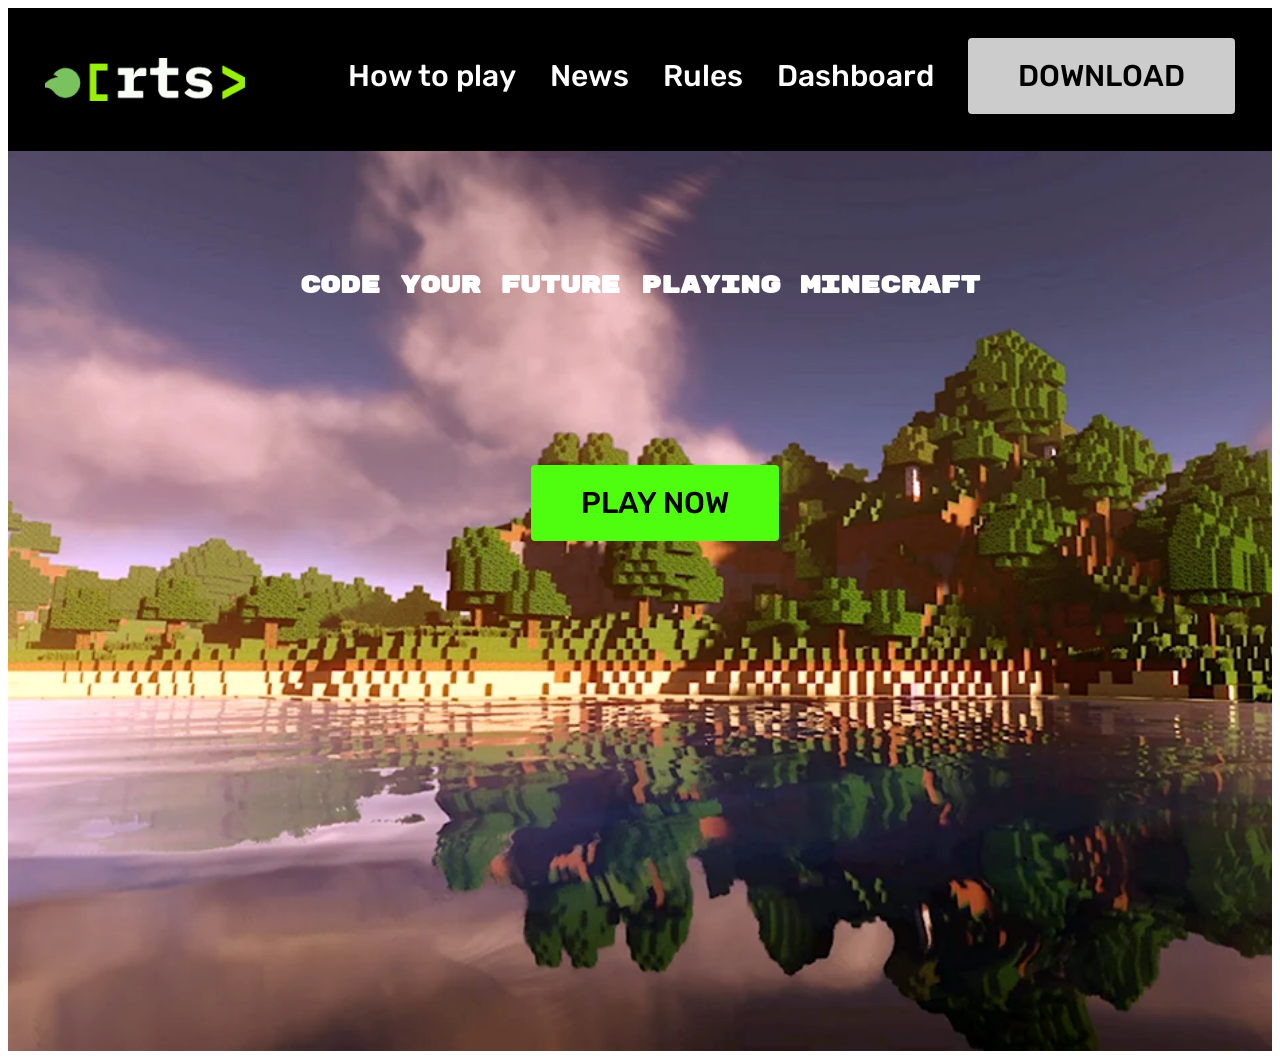
<file: mminecraft/index.html>
<!DOCTYPE html>
<html lang="en">
<head>
    <meta charset="UTF-8">
    <meta name="viewport" content="width=device-width, initial-scale=1.0">
    <title>Minecraft</title>
    <link rel="stylesheet" href="img.css">
    <link rel="preconnect" href="https://fonts.googleapis.com">
    <link rel="preconnect" href="https://fonts.gstatic.com" crossorigin>
    <link href="https://fonts.googleapis.com/css2?family=Rubik:ital,wght@0,300..900;1,300..900&display=swap" rel="stylesheet">
    <link rel="preconnect" href="https://fonts.googleapis.com">
    <link rel="preconnect" href="https://fonts.gstatic.com" crossorigin>
    <link href="https://fonts.googleapis.com/css2?family=Rubik+Mono+One&display=swap" rel="stylesheet">

</head>
<body>
    <header class="header"> 
        <div class="wrapper">
            <div class="header__wrapper">
                <img src="rts.png" alt="header logo" class="header__logo">
                <div class="header-menu"> 
                    <a href="" class="header-menu__link">How to play</a>
                    <a href="" class="header-menu__link">News</a>
                    <a href="" class="header-menu__link">Rules</a>
                    <a href="" class="header-menu__link">Dashboard</a>
                    <a href="" class="header-menu__button">DOWNLOAD</a>
                </div>
            </div>
        </div>
    </header>
    <section class="box1"> 
        <h1 class="section__h1">CODE YOUR FUTURE PLAYING MINECRAFT</h1>
        <a href="" class="section-a__button">PLAY NOW</a>
    </section>
</body>
</html>
</file>
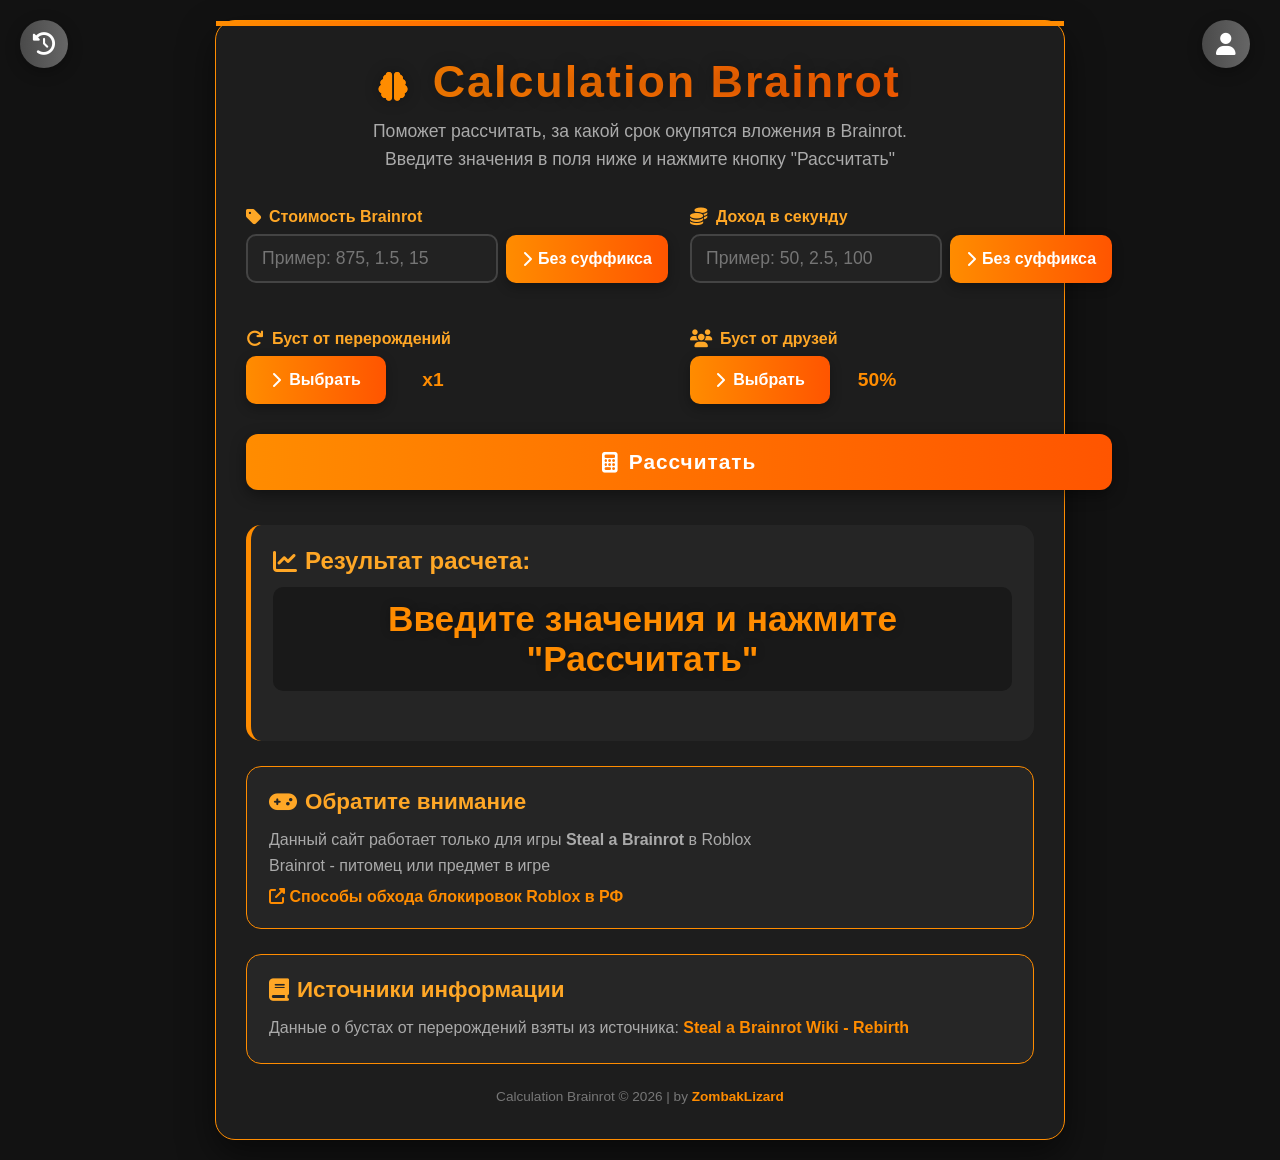
<file: mminecraft/testtoday.html>
<!DOCTYPE html>
<html lang="ru">
<head>
    <meta charset="UTF-8">
    <meta name="viewport" content="width=device-width, initial-scale=1.0">
    <title>Calculation Brainrot</title>
    <link rel="stylesheet" href="https://cdnjs.cloudflare.com/ajax/libs/font-awesome/6.4.0/css/all.min.css">
    <link rel="icon" href="favicon.ico" />
    <link rel="icon" type="image/png" sizes="32x32" href="favicon-32x32.png">
<link rel="icon" type="image/png" sizes="16x16" href="favicon-16x16.png">
<link rel="shortcut icon" href="favicon.ico">
    <style>
        :root {
            --primary-color: #ff8c00;
            --secondary-color: #ff5500;
            --accent-color: #ffa726;
            --dark-bg: #121212;
            --container-bg: rgba(30, 30, 30, 0.9);
            --input-bg: #222;
            --text-color: #fff;
            --light-text: #aaa;
            --error-color: #ff5555;
            --success-color: #55ff55;
            --button-text-color: #fff;
            --hint-text-color: #fff;
            --time-unit-bg: rgba(255, 140, 0, 0.1);
            --time-unit-border: rgba(255, 140, 0, 0.3);
            --male-color: #42AAFF;
            --female-color: #FF1493;
            --copy-btn-color: #C0C0C0;
            --clear-progress-color: #560319;
        }
        
        * {
            margin: 0;
            padding: 0;
            box-sizing: border-box;
            font-family: 'Segoe UI', Tahoma, Geneva, Verdana, sans-serif;
            transition: background-color 0.5s ease, border-color 0.5s ease, color 0.5s ease;
        }
        
        body {
            background-color: var(--dark-bg);
            color: var(--text-color);
            min-height: 100vh;
            display: flex;
            flex-direction: column;
            align-items: center;
            padding: 20px;
            position: relative;
            overflow-x: hidden;
            scrollbar-width: none;
            -ms-overflow-style: none;
        }
        
        body::-webkit-scrollbar {
            display: none;
        }
        
        .container {
            max-width: 850px;
            width: 100%;
            background-color: var(--container-bg);
            border-radius: 20px;
            padding: 35px 30px;
            box-shadow: 0 15px 35px rgba(0, 0, 0, 0.5);
            border: 1px solid var(--primary-color);
            position: relative;
            overflow: visible;
            margin: 0 auto;
        }
        
        .container::before {
            content: '';
            position: absolute;
            top: 0;
            left: 0;
            right: 0;
            height: 5px;
            background: linear-gradient(90deg, var(--primary-color), var(--secondary-color), var(--primary-color));
        }
        
        .history-btn {
            position: fixed;
            top: 20px;
            left: 20px;
            width: 48px;
            height: 48px;
            background: linear-gradient(to right, #4a4a4a, #666666);
            border-radius: 50%;
            display: flex;
            align-items: center;
            justify-content: center;
            cursor: pointer;
            z-index: 1000;
            box-shadow: 0 4px 15px rgba(0, 0, 0, 0.3);
            transition: transform 0.3s ease, background 0.3s ease;
            color: white;
        }
        
        .history-btn:hover {
            transform: scale(1.1);
            background: linear-gradient(to right, #5a5a5a, #767676);
        }
        
        .history-btn i {
            font-size: 1.4rem;
        }
        
        .profile-btn {
            position: fixed;
            top: 20px;
            right: 30px;
            width: 48px;
            height: 48px;
            background: linear-gradient(to right, #4a4a4a, #666666);
            border-radius: 50%;
            display: flex;
            align-items: center;
            justify-content: center;
            cursor: pointer;
            z-index: 1000;
            box-shadow: 0 4px 15px rgba(0, 0, 0, 0.3);
            transition: transform 0.3s ease, background 0.3s ease;
            color: white;
        }
        
        .profile-btn:hover {
            transform: scale(1.1);
            background: linear-gradient(to right, #5a5a5a, #767676);
        }
        
        .profile-btn i {
            font-size: 1.4rem;
        }
        
        .profile-panel {
            position: fixed;
            top: 80px;
            right: 30px;
            width: 320px;
            max-height: 70vh;
            background-color: rgba(40, 40, 40, 0.95);
            border-radius: 15px;
            padding: 20px;
            z-index: 998;
            box-shadow: 0 10px 30px rgba(0, 0, 0, 0.5);
            border: 2px solid var(--primary-color);
            opacity: 0;
            visibility: hidden;
            transform: translateY(-10px);
            transition: opacity 0.3s ease, visibility 0.3s ease, transform 0.3s ease;
            overflow-y: auto;
        }
        
        .profile-panel.active {
            opacity: 1;
            visibility: visible;
            transform: translateY(0);
        }
        
        .profile-header {
            font-size: 1.3rem;
            font-weight: bold;
            color: var(--accent-color);
            margin-bottom: 15px;
            text-align: center;
            display: flex;
            align-items: center;
            justify-content: center;
            gap: 10px;
        }
        
        .profile-form {
            display: flex;
            flex-direction: column;
            gap: 15px;
        }
        
        .profile-input-group {
            display: flex;
            flex-direction: column;
            gap: 8px;
        }
        
        .profile-input-group label {
            font-size: 0.95rem;
            color: var(--light-text);
        }
        
        .username-input {
            padding: 12px 14px;
            border-radius: 10px;
            border: 2px solid #444;
            background-color: var(--input-bg);
            color: var(--text-color);
            font-size: 1rem;
            transition: all 0.3s ease;
        }
        
        .username-input:focus {
            outline: none;
            border-color: var(--primary-color);
            box-shadow: 0 0 8px rgba(0, 0, 0, 0.5);
        }
        
        .gender-selection {
            display: flex;
            gap: 10px;
            margin-top: 5px;
        }
        
        .gender-btn {
            flex: 1;
            padding: 10px;
            border: none;
            border-radius: 8px;
            font-size: 0.95rem;
            font-weight: 600;
            cursor: pointer;
            transition: all 0.3s ease;
            display: flex;
            align-items: center;
            justify-content: center;
            gap: 8px;
            background-color: #333;
            color: var(--text-color);
        }
        
        .gender-btn.male:hover, .gender-btn.male.active {
            background-color: var(--male-color);
            color: white;
        }
        
        .gender-btn.female:hover, .gender-btn.female.active {
            background-color: var(--female-color);
            color: white;
        }
        
        .language-selection {
            display: flex;
            flex-direction: column;
            gap: 8px;
            margin-top: 5px;
        }
        
        .language-btn {
            padding: 10px;
            border: none;
            border-radius: 8px;
            font-size: 0.95rem;
            font-weight: 600;
            cursor: pointer;
            transition: all 0.3s ease;
            display: flex;
            align-items: center;
            justify-content: center;
            gap: 8px;
            background-color: #333;
            color: var(--text-color);
        }
        
        .language-btn:hover, .language-btn.active {
            background-color: var(--primary-color);
            color: white;
        }
        
        .username-hint {
            font-size: 0.8rem;
            color: var(--light-text);
            margin-top: 5px;
            opacity: 0.8;
        }
        
        .profile-saved {
            text-align: center;
            padding: 8px;
            background-color: rgba(85, 255, 85, 0.1);
            color: var(--success-color);
            border-radius: 6px;
            font-size: 0.9rem;
            margin-top: 10px;
            opacity: 0;
            transition: opacity 0.3s ease;
        }
        
        .profile-saved.show {
            opacity: 1;
        }
        
        .clear-progress-btn {
            margin-top: 15px;
            padding: 12px;
            background: linear-gradient(to right, var(--clear-progress-color), #8b0030);
            color: white;
            border: none;
            border-radius: 8px;
            font-size: 1rem;
            font-weight: 600;
            cursor: pointer;
            transition: all 0.3s ease;
            display: flex;
            align-items: center;
            justify-content: center;
            gap: 8px;
            width: 100%;
        }
        
        .clear-progress-btn:hover {
            transform: translateY(-2px);
            box-shadow: 0 4px 12px rgba(0, 0, 0, 0.3);
            background: linear-gradient(to right, #8b0030, var(--clear-progress-color));
        }
        
        .history-panel {
            position: fixed;
            top: 90px;
            left: 20px;
            width: 350px;
            max-height: 500px;
            background-color: rgba(40, 40, 40, 0.95);
            border-radius: 15px;
            padding: 0;
            display: flex;
            flex-direction: column;
            z-index: 998;
            box-shadow: 0 10px 30px rgba(0, 0, 0, 0.5);
            border: 2px solid var(--primary-color);
            opacity: 0;
            visibility: hidden;
            transform: translateY(-10px);
            transition: opacity 0.3s ease, visibility 0.3s ease, transform 0.3s ease;
            overflow: hidden;
        }
        
        .history-panel.active {
            opacity: 1;
            visibility: visible;
            transform: translateY(0);
        }
        
        .history-header {
            padding: 15px;
            background-color: #333;
            border-bottom: 2px solid var(--primary-color);
            font-weight: bold;
            color: var(--accent-color);
            text-align: center;
            position: sticky;
            top: 0;
            z-index: 10;
            display: flex;
            justify-content: space-between;
            align-items: center;
        }
        
        .history-title {
            font-size: 1.2rem;
        }
        
        .clear-history-btn {
            background: var(--error-color);
            color: white;
            border: none;
            border-radius: 6px;
            padding: 5px 10px;
            font-size: 0.8rem;
            cursor: pointer;
            transition: background 0.3s ease;
        }
        
        .clear-history-btn:hover {
            background: #ff3333;
        }
        
        .history-items {
            padding: 10px;
            overflow-y: auto;
            max-height: 400px;
        }
        
        .history-item {
            background-color: rgba(60, 60, 60, 0.7);
            border-radius: 10px;
            padding: 15px;
            margin-bottom: 10px;
            border-left: 4px solid var(--primary-color);
            transition: transform 0.2s ease, background-color 0.2s ease;
            cursor: pointer;
        }
        
        .history-item:hover {
            transform: translateX(5px);
            background-color: rgba(70, 70, 70, 0.9);
        }
        
        .history-item:last-child {
            margin-bottom: 0;
        }
        
        .history-item-date {
            font-size: 0.8rem;
            color: var(--light-text);
            margin-bottom: 5px;
            display: flex;
            justify-content: space-between;
        }
        
        .history-item-result {
            font-size: 1.1rem;
            font-weight: bold;
            color: var(--primary-color);
            margin-bottom: 8px;
        }
        
        .history-item-params {
            font-size: 0.85rem;
            color: var(--light-text);
            display: grid;
            grid-template-columns: 1fr 1fr;
            gap: 5px;
        }
        
        .history-empty {
            text-align: center;
            padding: 20px;
            color: var(--light-text);
            font-style: italic;
        }
        
        .history-items::-webkit-scrollbar,
        .vertical-menu::-webkit-scrollbar {
            width: 8px;
        }
        
        .history-items::-webkit-scrollbar-track,
        .vertical-menu::-webkit-scrollbar-track {
            background: #333;
            border-radius: 4px;
        }
        
        .history-items::-webkit-scrollbar-thumb,
        .vertical-menu::-webkit-scrollbar-thumb {
            background: var(--primary-color);
            border-radius: 4px;
        }
        
        .history-items::-webkit-scrollbar-thumb:hover,
        .vertical-menu::-webkit-scrollbar-thumb:hover {
            background: var(--secondary-color);
        }
        
        .header {
            text-align: center;
            margin-bottom: 35px;
            animation: fadeInDown 1s ease-out;
        }
        
        .header h1 {
            font-size: 2.8rem;
            margin-bottom: 10px;
            background: linear-gradient(to right, var(--primary-color), var(--secondary-color));
            -webkit-background-clip: text;
            background-clip: text;
            color: transparent;
            text-shadow: 0 0 15px rgba(0, 0, 0, 0.3);
            letter-spacing: 2px;
        }
        
        .header p {
            color: var(--light-text);
            font-size: 1.1rem;
            max-width: 600px;
            margin: 0 auto;
            line-height: 1.6;
        }
        
        .calculator-form {
            display: grid;
            grid-template-columns: repeat(2, 1fr);
            gap: 22px;
            margin-bottom: 35px;
            animation: fadeInUp 1s ease-out 0.3s both;
            position: relative;
            z-index: 10;
            width: 100%;
        }
        
        .input-group {
            display: flex;
            flex-direction: column;
            width: 100%;
        }
        
        .input-group label {
            margin-bottom: 8px;
            font-weight: 600;
            font-size: 1rem;
            color: var(--accent-color);
            display: flex;
            align-items: center;
            gap: 8px;
            position: relative;
        }
        
        .input-group label i {
            font-size: 1.1rem;
        }
        
        .cost-input-container, .income-input-container {
            display: flex;
            gap: 8px;
            align-items: center;
            width: 100%;
            position: relative;
        }
        
        .cost-input-container input, .income-input-container input {
            flex: 1;
            padding: 12px 14px;
            border-radius: 10px;
            border: 2px solid #444;
            background-color: var(--input-bg);
            color: var(--text-color);
            font-size: 1.1rem;
            transition: all 0.3s ease;
            min-width: 0;
        }
        
        .cost-input-container input:focus, .income-input-container input:focus {
            outline: none;
            border-color: var(--primary-color);
            box-shadow: 0 0 8px rgba(0, 0, 0, 0.5);
        }
        
        .cost-input-container input:hover, .income-input-container input:hover {
            border-color: var(--primary-color);
        }
        
        .suffix-btn {
            padding: 12px 16px;
            background: linear-gradient(to right, var(--primary-color), var(--secondary-color));
            color: var(--button-text-color);
            border: none;
            border-radius: 10px;
            font-size: 1rem;
            font-weight: 600;
            cursor: pointer;
            transition: all 0.3s ease;
            display: flex;
            align-items: center;
            gap: 6px;
            min-width: 90px;
            justify-content: center;
            box-shadow: 0 4px 12px rgba(0, 0, 0, 0.3);
            white-space: nowrap;
            height: 48px;
            position: relative;
        }
        
        .suffix-btn:hover {
            transform: translateY(-2px);
            box-shadow: 0 6px 15px rgba(0, 0, 0, 0.4);
        }
        
        .select-button {
            display: flex;
            align-items: center;
            gap: 12px;
            position: relative;
            z-index: 100;
            width: 100%;
        }
        
        .select-btn {
            padding: 12px 20px;
            background: linear-gradient(to right, var(--primary-color), var(--secondary-color));
            color: var(--button-text-color);
            border: none;
            border-radius: 10px;
            font-size: 1rem;
            font-weight: 600;
            cursor: pointer;
            transition: all 0.3s ease;
            display: flex;
            align-items: center;
            gap: 8px;
            min-width: 140px;
            justify-content: center;
            z-index: 101;
            position: relative;
            box-shadow: 0 4px 12px rgba(0, 0, 0, 0.3);
            white-space: nowrap;
            height: 48px;
        }
        
        .select-btn:hover {
            transform: translateY(-2px);
            box-shadow: 0 6px 15px rgba(0, 0, 0, 0.4);
        }
        
        .selected-value {
            font-size: 1.2rem;
            font-weight: 700;
            color: var(--primary-color);
            min-width: 70px;
            text-align: center;
        }
        
        .calculate-btn {
            grid-column: 1 / -1;
            padding: 16px;
            background: linear-gradient(to right, var(--primary-color), var(--secondary-color));
            color: var(--button-text-color);
            border: none;
            border-radius: 12px;
            font-size: 1.3rem;
            font-weight: 700;
            cursor: pointer;
            transition: all 0.3s ease;
            margin-top: 8px;
            letter-spacing: 1px;
            display: flex;
            align-items: center;
            justify-content: center;
            gap: 10px;
            box-shadow: 0 5px 15px rgba(0, 0, 0, 0.4);
            animation: pulse 2s infinite;
            position: relative;
            z-index: 5;
            width: 100%;
            height: 56px;
        }
        
        .calculate-btn:hover {
            transform: translateY(-3px);
            box-shadow: 0 8px 20px rgba(0, 0, 0, 0.6);
        }
        
        .calculate-btn:active {
            transform: translateY(-1px);
        }
        
        .copy-result-btn {
            margin-top: 15px;
            padding: 10px 16px;
            background: linear-gradient(to right, var(--primary-color), var(--secondary-color));
            color: var(--button-text-color);
            border: none;
            border-radius: 8px;
            font-size: 0.95rem;
            font-weight: 600;
            cursor: pointer;
            transition: all 0.3s ease;
            display: flex;
            align-items: center;
            justify-content: center;
            gap: 8px;
            width: 100%;
            height: 44px;
        }
        
        .copy-result-btn:hover {
            transform: translateY(-2px);
            box-shadow: 0 4px 12px rgba(0, 0, 0, 0.3);
        }
        
        .copy-result-btn.error {
            animation: shake 0.5s ease, blinkRed 1s ease;
            background: linear-gradient(to right, var(--error-color), #ff3333);
        }
        
        .copy-result-btn.success {
            background: linear-gradient(to right, #4CAF50, #45a049);
            animation: pulseSuccess 1s ease;
        }
        
        /* НОВЫЙ СТИЛЬ ДЛЯ ВЕРТИКАЛЬНЫХ МЕНЮ */
        .vertical-menu {
            position: absolute;
            top: 100%;
            left: 0;
            width: 100%;
            max-height: 250px;
            background-color: #2a2a2a;
            border-radius: 10px;
            box-shadow: 0 10px 30px rgba(0, 0, 0, 0.7);
            border: 2px solid var(--primary-color);
            overflow-y: auto;
            z-index: 1000;
            opacity: 0;
            visibility: hidden;
            transform: translateY(-10px);
            transition: all 0.3s ease;
            margin-top: 5px;
        }
        
        .vertical-menu.active {
            opacity: 1;
            visibility: visible;
            transform: translateY(0);
        }
        
        .menu-header {
            padding: 12px;
            background-color: #333;
            border-bottom: 2px solid var(--primary-color);
            font-weight: bold;
            color: var(--accent-color);
            text-align: center;
            position: sticky;
            top: 0;
            z-index: 10;
            font-size: 0.95rem;
        }
        
        .menu-items {
            padding: 8px 0;
        }
        
        .menu-item {
            padding: 10px 16px;
            color: var(--text-color);
            cursor: pointer;
            transition: all 0.2s ease;
            border-bottom: 1px solid #3a3a3a;
            display: flex;
            justify-content: space-between;
            align-items: center;
            font-size: 0.95rem;
        }
        
        .menu-item:hover {
            background-color: var(--primary-color);
            color: var(--button-text-color);
            padding-left: 20px;
        }
        
        .menu-item.selected {
            background-color: var(--secondary-color);
            color: var(--button-text-color);
            font-weight: bold;
        }
        
        .menu-item:last-child {
            border-bottom: none;
        }
        
        .suffix-info {
            font-size: 0.85rem;
            color: var(--light-text);
            margin-left: 8px;
        }
        
        .result-container {
            background-color: rgba(40, 40, 40, 0.8);
            border-radius: 15px;
            padding: 22px;
            margin-top: 20px;
            border-left: 5px solid var(--primary-color);
            animation: fadeIn 1s ease-out 0.6s both;
            position: relative;
            z-index: 1;
        }
        
        .result-container h2 {
            color: var(--accent-color);
            margin-bottom: 12px;
            font-size: 1.5rem;
            display: flex;
            align-items: center;
            gap: 8px;
        }
        
        .result-value {
            font-size: 2.2rem;
            font-weight: 800;
            text-align: center;
            color: var(--primary-color);
            text-shadow: 0 0 10px rgba(0, 0, 0, 0.3);
            padding: 12px;
            background-color: rgba(20, 20, 20, 0.7);
            border-radius: 10px;
            margin-top: 8px;
            min-height: 70px;
            display: flex;
            align-items: center;
            justify-content: center;
            transition: all 0.5s ease;
            flex-direction: column;
        }
        
        .death-warning {
            color: var(--error-color);
            font-size: 1.1rem;
            font-weight: bold;
            margin-top: 8px;
            text-align: center;
            padding: 8px;
            background-color: rgba(255, 85, 85, 0.1);
            border-radius: 8px;
            border: 1px solid var(--error-color);
            animation: pulseWarning 2s infinite;
        }
        
        .time-units {
            display: flex;
            flex-wrap: wrap;
            gap: 8px;
            justify-content: center;
            margin-top: 12px;
            padding: 8px;
            background-color: rgba(30, 30, 30, 0.7);
            border-radius: 8px;
        }
        
        .time-unit {
            background-color: var(--time-unit-bg);
            padding: 6px 12px;
            border-radius: 6px;
            border: 1px solid var(--time-unit-border);
            font-size: 0.85rem;
        }
        
        .time-unit .value {
            color: var(--primary-color);
            font-weight: bold;
        }
        
        .time-unit .label {
            color: var(--light-text);
            margin-left: 4px;
        }
        
        .game-info {
            background-color: rgba(40, 40, 40, 0.8);
            border-radius: 15px;
            padding: 22px;
            margin-top: 25px;
            border: 1px solid var(--primary-color);
            animation: fadeIn 1s ease-out 1.2s both;
            position: relative;
            z-index: 1;
        }
        
        .game-info h3 {
            color: var(--accent-color);
            margin-bottom: 12px;
            font-size: 1.4rem;
            display: flex;
            align-items: center;
            gap: 8px;
        }
        
        .game-info p {
            color: var(--light-text);
            font-size: 1rem;
            line-height: 1.6;
        }
        
        .bypass-link {
            display: inline-block;
            margin-top: 10px;
            color: var(--primary-color);
            text-decoration: none;
            transition: color 0.3s ease;
            font-weight: 600;
            cursor: pointer;
        }
        
        .bypass-link:hover {
            color: var(--secondary-color);
            text-decoration: underline;
        }
        
        .sources-info {
            background-color: rgba(40, 40, 40, 0.8);
            border-radius: 15px;
            padding: 22px;
            margin-top: 25px;
            border: 1px solid var(--primary-color);
            position: relative;
            z-index: 1;
        }
        
        .sources-info h3 {
            color: var(--accent-color);
            margin-bottom: 12px;
            font-size: 1.4rem;
            display: flex;
            align-items: center;
            gap: 8px;
        }
        
        .sources-info p {
            color: var(--light-text);
            font-size: 1rem;
            line-height: 1.6;
        }
        
        .sources-info a {
            color: var(--primary-color);
            text-decoration: none;
            transition: color 0.3s ease;
            font-weight: 600;
        }
        
        .sources-info a:hover {
            color: var(--secondary-color);
            text-decoration: underline;
        }
        
        .footer {
            margin-top: 25px;
            text-align: center;
            color: #777;
            font-size: 0.85rem;
            position: relative;
            z-index: 1;
        }
        
        .company-name {
            color: var(--primary-color);
            font-weight: bold;
            text-decoration: none;
            transition: all 0.3s ease;
        }
        
        .company-name:hover {
            color: var(--secondary-color);
            text-decoration: underline;
        }
        
        .brainrot-icon {
            font-size: 1.8rem;
            color: var(--primary-color);
            animation: spin 10s linear infinite;
            margin-right: 8px;
        }
        
        .error-message {
            color: var(--error-color);
            margin-top: 5px;
            font-size: 0.85rem;
            min-height: 20px;
        }
        
        .copy-error {
            color: var(--error-color);
            font-size: 0.9rem;
            text-align: center;
            margin-top: 8px;
            min-height: 20px;
        }
        
        /* НОВЫЙ СТИЛЬ ДЛЯ МОБИЛЬНЫХ МЕНЮ */
        .mobile-menu-overlay {
            display: none;
            position: fixed;
            top: 0;
            left: 0;
            right: 0;
            bottom: 0;
            background-color: rgba(0, 0, 0, 0.7);
            z-index: 9998;
            opacity: 0;
            visibility: hidden;
            transition: opacity 0.3s ease, visibility 0.3s ease;
        }
        
        .mobile-menu-overlay.active {
            opacity: 1;
            visibility: visible;
        }
        
        .mobile-menu {
            position: fixed;
            top: 50%;
            left: 50%;
            transform: translate(-50%, -50%) scale(0.9);
            width: 90%;
            max-width: 400px;
            max-height: 70vh;
            background-color: #2a2a2a;
            border-radius: 15px;
            box-shadow: 0 20px 40px rgba(0, 0, 0, 0.8);
            border: 3px solid var(--primary-color);
            overflow: hidden;
            z-index: 9999;
            opacity: 0;
            visibility: hidden;
            transition: all 0.3s ease;
        }
        
        .mobile-menu.active {
            opacity: 1;
            visibility: visible;
            transform: translate(-50%, -50%) scale(1);
        }
        
        .mobile-menu-header {
            padding: 15px;
            background-color: #333;
            border-bottom: 3px solid var(--primary-color);
            font-weight: bold;
            color: var(--accent-color);
            text-align: center;
            font-size: 1.1rem;
            display: flex;
            align-items: center;
            justify-content: center;
            gap: 10px;
        }
        
        .mobile-menu-header i {
            font-size: 1.2rem;
        }
        
        .mobile-menu-items {
            padding: 10px;
            overflow-y: auto;
            max-height: calc(70vh - 60px);
        }
        
        .mobile-menu-item {
            padding: 12px 16px;
            color: var(--text-color);
            cursor: pointer;
            transition: all 0.2s ease;
            border-bottom: 1px solid #3a3a3a;
            display: flex;
            justify-content: space-between;
            align-items: center;
            font-size: 1rem;
            border-radius: 8px;
            margin-bottom: 5px;
        }
        
        .mobile-menu-item:hover, .mobile-menu-item:active {
            background-color: var(--primary-color);
            color: var(--button-text-color);
            transform: translateX(5px);
        }
        
        .mobile-menu-item.selected {
            background-color: var(--secondary-color);
            color: var(--button-text-color);
            font-weight: bold;
        }
        
        .mobile-menu-item:last-child {
            border-bottom: none;
            margin-bottom: 0;
        }
        
        @keyframes fadeInDown {
            from { opacity: 0; transform: translateY(-30px); }
            to { opacity: 1; transform: translateY(0); }
        }
        
        @keyframes fadeInUp {
            from { opacity: 0; transform: translateY(30px); }
            to { opacity: 1; transform: translateY(0); }
        }
        
        @keyframes fadeIn {
            from { opacity: 0; }
            to { opacity: 1; }
        }
        
        @keyframes pulse {
            0% { box-shadow: 0 5px 15px rgba(0, 0, 0, 0.4); }
            50% { box-shadow: 0 5px 20px rgba(0, 0, 0, 0.7); }
            100% { box-shadow: 0 5px 15px rgba(0, 0, 0, 0.4); }
        }
        
        @keyframes pulseWarning {
            0% { box-shadow: 0 0 0 0 rgba(255, 85, 85, 0.4); }
            70% { box-shadow: 0 0 0 10px rgba(255, 85, 85, 0); }
            100% { box-shadow: 0 0 0 0 rgba(255, 85, 85, 0); }
        }
        
        @keyframes pulseSuccess {
            0% { box-shadow: 0 0 0 0 rgba(76, 175, 80, 0.4); }
            70% { box-shadow: 0 0 0 10px rgba(76, 175, 80, 0); }
            100% { box-shadow: 0 0 0 0 rgba(76, 175, 80, 0); }
        }
        
        @keyframes spin {
            from { transform: rotate(0deg); }
            to { transform: rotate(360deg); }
        }
        
        @keyframes shake {
            0%, 100% { transform: translateX(0); }
            10%, 30%, 50%, 70%, 90% { transform: translateX(-5px); }
            20%, 40%, 60%, 80% { transform: translateX(5px); }
        }
        
        @keyframes blinkRed {
            0%, 100% { background: linear-gradient(to right, var(--error-color), #ff3333); }
            50% { background: linear-gradient(to right, #ff3333, var(--error-color)); }
        }
        
        /* ИСПРАВЛЕНИЯ ДЛЯ IPAD */
        @media (max-width: 1024px) {
            .container { 
                padding: 30px 25px; 
                max-width: 95%;
                margin-top: 10px;
            }
            .calculator-form { 
                grid-template-columns: 1fr; 
                gap: 20px; 
            }
            .calculate-btn { 
                grid-column: span 1; 
                width: 100%; 
                margin-top: 10px;
            }
            .header h1 { 
                font-size: 2.4rem; 
                margin-bottom: 15px;
            }
            .header p {
                font-size: 1.05rem;
                line-height: 1.5;
            }
            .select-button { 
                flex-direction: row; 
                align-items: center; 
                gap: 15px; 
                justify-content: space-between;
            }
            .selected-value { 
                margin-left: 0; 
                margin-top: 0;
                font-size: 1.3rem;
                min-width: 80px;
            }
            .vertical-menu { 
                display: none; 
            }
            .mobile-menu { 
                display: block; 
            }
            .time-units { 
                flex-direction: row; 
                align-items: center;
                justify-content: center;
                flex-wrap: wrap;
            }
            .result-value { 
                font-size: 2rem; 
                padding: 15px;
                min-height: 75px;
            }
            .history-panel { 
                width: 340px; 
                max-height: 480px; 
                top: 85px; 
                left: 15px;
            }
            .profile-panel { 
                width: 320px; 
                right: 20px; 
                top: 85px;
            }
            .cost-input-container, .income-input-container {
                flex-direction: row;
                gap: 10px;
            }
            .suffix-btn, .select-btn {
                min-width: 100px;
                padding: 12px 15px;
                font-size: 1rem;
                height: 50px;
            }
            .suffix-btn span, .select-btn span {
                font-size: 0.95rem;
            }
            .calculate-btn {
                height: 58px;
                font-size: 1.2rem;
                padding: 15px;
            }
            .copy-result-btn {
                height: 46px;
                font-size: 1rem;
            }
            .input-group label {
                font-size: 1.05rem;
            }
            .cost-input-container input, .income-input-container input {
                font-size: 1.1rem;
                padding: 13px 15px;
            }
        }
        
        /* ОСОБЫЕ ИСПРАВЛЕНИЯ ДЛЯ IPAD MINI 6 И ДРУГИХ ПЛАНШЕТОВ */
        @media (max-width: 820px) and (min-width: 768px) {
            .container {
                max-width: 92%;
                padding: 28px 22px;
                margin-top: 5px;
            }
            .calculator-form {
                gap: 18px;
            }
            .cost-input-container, .income-input-container {
                gap: 8px;
            }
            .suffix-btn, .select-btn {
                min-width: 95px;
                padding: 11px 14px;
                font-size: 0.95rem;
                height: 48px;
            }
            .selected-value {
                font-size: 1.25rem;
                min-width: 75px;
            }
            .calculate-btn {
                height: 56px;
                font-size: 1.15rem;
            }
            .result-value {
                font-size: 1.9rem;
            }
            .history-btn, .profile-btn {
                width: 46px;
                height: 46px;
                top: 15px;
            }
            .history-btn {
                left: 15px;
            }
            .profile-btn {
                right: 15px;
            }
        }
        
        @media (max-width: 768px) {
            body { 
                padding: 15px; 
            }
            .container { 
                padding: 25px 20px; 
                max-width: 100%; 
                border-radius: 18px; 
                margin-top: 15px; 
            }
            .calculator-form { 
                grid-template-columns: 1fr; 
                gap: 18px; 
            }
            .header h1 { 
                font-size: 2.1rem; 
                margin-bottom: 12px;
            }
            .header p { 
                font-size: 1rem; 
                line-height: 1.5;
            }
            .history-btn, .profile-btn { 
                width: 46px; 
                height: 46px; 
            }
            .history-btn { 
                top: 15px; 
                left: 15px; 
            }
            .profile-btn { 
                top: 15px; 
                right: 15px; 
            }
            .profile-panel { 
                top: 70px; 
                right: 15px; 
                width: calc(100vw - 40px); 
                max-width: 320px; 
            }
            .history-panel { 
                top: 75px; 
                left: 15px; 
                width: calc(100vw - 30px); 
                max-height: 420px; 
            }
            .cost-input-container, .income-input-container { 
                flex-direction: column; 
                gap: 8px; 
            }
            .suffix-btn, .select-btn { 
                width: 100%; 
                min-width: auto; 
                padding: 12px 14px; 
                font-size: 1rem; 
                height: 48px; 
                justify-content: center;
            }
            .select-button {
                flex-direction: column;
                align-items: stretch;
                gap: 10px;
            }
            .selected-value {
                text-align: center;
                margin-top: 5px;
                font-size: 1.3rem;
            }
            .calculate-btn { 
                padding: 14px; 
                font-size: 1.15rem; 
                height: 54px; 
            }
            .result-value { 
                font-size: 1.8rem; 
                padding: 12px; 
                min-height: 65px; 
            }
            .game-info, .sources-info, .result-container { 
                padding: 20px; 
            }
            .vertical-menu {
                display: none;
            }
            .mobile-menu-overlay {
                display: block;
            }
            .mobile-menu {
                display: block;
            }
        }
        
        @media (max-width: 480px) {
            .header h1 { 
                font-size: 1.8rem; 
            }
            .container { 
                padding: 20px 16px; 
                margin-top: 12px; 
            }
            .calculator-form { 
                gap: 15px; 
            }
            .input-group label { 
                font-size: 1rem; 
            }
            .cost-input-container input, .income-input-container input { 
                padding: 12px 14px; 
                font-size: 1.05rem; 
            }
            .suffix-btn, .select-btn { 
                padding: 12px; 
                font-size: 0.95rem; 
                height: 46px; 
            }
            .calculate-btn { 
                padding: 14px; 
                font-size: 1.1rem; 
                height: 52px; 
            }
            .result-value { 
                font-size: 1.6rem; 
                padding: 10px;
                min-height: 60px;
            }
            .history-item-params { 
                grid-template-columns: 1fr; 
                gap: 4px;
            }
            .brainrot-icon { 
                font-size: 1.6rem; 
            }
            .gender-btn { 
                font-size: 0.92rem; 
                padding: 9px; 
            }
            .mobile-menu { 
                width: 92%; 
                max-width: 360px; 
            }
            .profile-panel {
                width: calc(100vw - 30px);
                max-width: 300px;
            }
            .history-panel {
                width: calc(100vw - 24px);
                max-height: 400px;
            }
        }
        
        /* ДЛЯ ШИРОКИХ ЭКРАНОВ И ДЕСКТОПОВ */
        @media (min-width: 1025px) {
            .mobile-menu-overlay,
            .mobile-menu {
                display: none !important;
            }
        }
        
        /* ОСОБЫЙ СТИЛЬ ДЛЯ IPAD В АЛЬБОМНОЙ ОРИЕНТАЦИИ */
        @media (max-width: 1024px) and (orientation: landscape) {
            .container {
                max-width: 90%;
                padding: 25px;
            }
            .calculator-form {
                grid-template-columns: repeat(2, 1fr);
                gap: 18px;
            }
            .history-panel,
            .profile-panel {
                max-height: 60vh;
            }
        }
    </style>
</head>
<body>
    <!-- Мобильное меню для выбора значений -->
    <div class="mobile-menu-overlay" id="mobile-menu-overlay"></div>
    <div class="mobile-menu" id="mobile-menu">
        <div class="mobile-menu-header" id="mobile-menu-header">
            <i class="fas fa-list"></i>
            <span id="mobile-menu-title">Выберите значение</span>
        </div>
        <div class="mobile-menu-items" id="mobile-menu-items"></div>
    </div>
    
    <div class="history-btn" id="history-btn">
        <i class="fas fa-history"></i>
    </div>
    
    <div class="profile-btn" id="profile-btn">
        <i class="fas fa-user"></i>
    </div>
    
    <div class="profile-panel" id="profile-panel">
        <div class="profile-header">
            <i class="fas fa-user-circle"></i>
            <span data-i18n="profile">Профиль</span>
        </div>
        <div class="profile-form">
            <div class="profile-input-group">
                <label for="username-input" data-i18n="username">Имя пользователя</label>
                <input type="text" id="username-input" class="username-input" placeholder="Введите имя" maxlength="16">
                <div class="username-hint" data-i18n="usernameHint">Английские буквы, цифры и _ (от 3 до 16 символов)</div>
            </div>
            
            <div class="profile-input-group">
                <label for="aka-input" data-i18n="aka">a.k.a.</label>
                <input type="text" id="aka-input" class="username-input" placeholder="Введите второе имя" maxlength="16">
                <div class="username-hint" data-i18n="akaHint">Второе имя, не должно совпадать с первым</div>
            </div>
            
            <div class="profile-input-group">
                <label data-i18n="gender">Ваш пол</label>
                <div class="gender-selection">
                    <button class="gender-btn male" data-gender="male">
                        <i class="fas fa-mars"></i>
                        <span data-i18n="male">Мужской</span>
                    </button>
                    <button class="gender-btn female" data-gender="female">
                        <i class="fas fa-venus"></i>
                        <span data-i18n="female">Женский</span>
                    </button>
                </div>
            </div>
            
            <div class="profile-input-group">
                <label data-i18n="language">Язык</label>
                <div class="language-selection">
                    <button class="language-btn" data-lang="ru">
                        <i class="fas fa-language"></i>
                        <span>Русский</span>
                    </button>
                    <button class="language-btn" data-lang="en">
                        <i class="fas fa-language"></i>
                        <span>English</span>
                    </button>
                    <button class="language-btn" data-lang="uk">
                        <i class="fas fa-language"></i>
                        <span>Українська</span>
                    </button>
                    <button class="language-btn" data-lang="hi">
                        <i class="fas fa-language"></i>
                        <span>हिन्दी</span>
                    </button>
                </div>
            </div>
            
            <button class="clear-progress-btn" id="clear-progress-btn">
                <i class="fas fa-trash-alt"></i>
                <span data-i18n="clearProgress">Очистить прогресс</span>
            </button>
            
            <div class="profile-saved" id="profile-saved" data-i18n="dataSaved">Данные сохранены!</div>
        </div>
    </div>
    
    <div class="history-panel" id="history-panel">
        <div class="history-header">
            <div class="history-title" data-i18n="calculationHistory">История расчетов</div>
            <button class="clear-history-btn" id="clear-history-btn" data-i18n="clear">Очистить</button>
        </div>
        <div class="history-items" id="history-items">
            <div class="history-empty" id="history-empty" data-i18n="historyEmpty">История расчетов пуста</div>
        </div>
    </div>
    
    <div class="container">
        <div class="header">
            <h1>
                <i class="fas fa-brain brainrot-icon"></i>
                Calculation Brainrot
            </h1>
            <p data-i18n="description">Поможет рассчитать, за какой срок окупятся вложения в Brainrot. Введите значения в поля ниже и нажмите кнопку "Рассчитать"</p>
        </div>
        
        <div class="calculator-form">
            <div class="input-group">
                <label for="cost"><i class="fas fa-tag"></i> <span data-i18n="brainrotCost">Стоимость Brainrot</span></label>
                <div class="cost-input-container">
                    <input type="text" id="cost" placeholder="Пример: 875, 1.5, 15">
                    <button class="suffix-btn" id="cost-suffix-btn">
                        <i class="fas fa-chevron-right"></i> <span id="cost-suffix-value" data-i18n="noSuffix">Без суффикса</span>
                    </button>
                    
                    <div class="vertical-menu" id="cost-suffix-menu">
                        <div class="menu-header" data-i18n="chooseCostSuffix">Выберите суффикс стоимости</div>
                        <div class="menu-items">
                            <div class="menu-item" data-suffix="" data-multiplier="1">
                                <span data-i18n="noSuffix">Без суффикса</span>
                            </div>
                            <div class="menu-item" data-suffix="k" data-multiplier="1000">
                                <span>k (кило)</span>
                            </div>
                            <div class="menu-item" data-suffix="m" data-multiplier="1000000">
                                <span>m (миллион)</span>
                            </div>
                            <div class="menu-item" data-suffix="b" data-multiplier="1000000000">
                                <span>b (миллиард)</span>
                            </div>
                            <div class="menu-item" data-suffix="qa" data-multiplier="1000000000000">
                                <span>qa (квадриллион)</span>
                            </div>
                        </div>
                    </div>
                </div>
                <div class="error-message" id="cost-error"></div>
            </div>
            
            <div class="input-group">
                <label for="income"><i class="fas fa-coins"></i> <span data-i18n="incomePerSecond">Доход в секунду</span></label>
                <div class="income-input-container">
                    <input type="text" id="income" placeholder="Пример: 50, 2.5, 100">
                    <button class="suffix-btn" id="income-suffix-btn">
                        <i class="fas fa-chevron-right"></i> <span id="income-suffix-value" data-i18n="noSuffix">Без суффикса</span>
                    </button>
                    
                    <div class="vertical-menu" id="income-suffix-menu">
                        <div class="menu-header" data-i18n="chooseIncomeSuffix">Выберите суффикс дохода</div>
                        <div class="menu-items">
                            <div class="menu-item" data-suffix="" data-multiplier="1">
                                <span data-i18n="noSuffix">Без суффикса</span>
                            </div>
                            <div class="menu-item" data-suffix="k" data-multiplier="1000">
                                <span>k (кило)</span>
                            </div>
                            <div class="menu-item" data-suffix="m" data-multiplier="1000000">
                                <span>m (миллион)</span>
                            </div>
                            <div class="menu-item" data-suffix="b" data-multiplier="1000000000">
                                <span>b (миллиард)</span>
                            </div>
                            <div class="menu-item" data-suffix="qa" data-multiplier="1000000000000">
                                <span>qa (квадриллион)</span>
                            </div>
                        </div>
                    </div>
                </div>
                <div class="error-message" id="income-error"></div>
            </div>
            
            <div class="input-group">
                <label><i class="fas fa-redo"></i> <span data-i18n="rebirthBoost">Буст от перерождений</span></label>
                <div class="select-button">
                    <button class="select-btn" id="rebirth-btn">
                        <i class="fas fa-chevron-right"></i> <span data-i18n="choose">Выбрать</span>
                    </button>
                    <div class="selected-value" id="rebirth-value">x1</div>
                    
                    <div class="vertical-menu" id="rebirth-menu">
                        <div class="menu-header" data-i18n="chooseMultiplier">Выберите множитель</div>
                        <div class="menu-items">
                            <div class="menu-item" data-value="1">x1</div>
                            <div class="menu-item" data-value="2">x2</div>
                            <div class="menu-item" data-value="3">x3</div>
                            <div class="menu-item" data-value="4">x4</div>
                            <div class="menu-item" data-value="5">x5</div>
                            <div class="menu-item" data-value="6">x6</div>
                            <div class="menu-item" data-value="7">x7</div>
                            <div class="menu-item" data-value="8">x8</div>
                            <div class="menu-item" data-value="9">x9</div>
                            <div class="menu-item" data-value="10">x10</div>
                            <div class="menu-item" data-value="11">x11</div>
                            <div class="menu-item" data-value="12">x12</div>
                            <div class="menu-item" data-value="13">x13</div>
                            <div class="menu-item" data-value="15">x15</div>
                            <div class="menu-item" data-value="16">x16</div>
                            <div class="menu-item" data-value="17">x17</div>
                            <div class="menu-item" data-value="18">x18</div>
                        </div>
                    </div>
                </div>
            </div>
            
            <div class="input-group">
                <label>
                    <i class="fas fa-users"></i> <span data-i18n="friendsBoost">Буст от друзей</span>
                </label>
                <div class="select-button">
                    <button class="select-btn" id="friends-btn">
                        <i class="fas fa-chevron-right"></i> <span data-i18n="choose">Выбрать</span>
                    </button>
                    <div class="selected-value" id="friends-value">50%</div>
                    
                    <div class="vertical-menu" id="friends-menu">
                        <div class="menu-header" data-i18n="choosePercentage">Выберите процент</div>
                        <div class="menu-items">
                            <div class="menu-item" data-value="1.0">0%</div>
                            <div class="menu-item" data-value="1.1">10%</div>
                            <div class="menu-item" data-value="1.2">20%</div>
                            <div class="menu-item" data-value="1.3">30%</div>
                            <div class="menu-item" data-value="1.4">40%</div>
                            <div class="menu-item" data-value="1.5">50%</div>
                            <div class="menu-item" data-value="1.6">60%</div>
                            <div class="menu-item" data-value="1.7">70%</div>
                            <div class="menu-item" data-value="1.8">80%</div>
                            <div class="menu-item" data-value="1.9">90%</div>
                            <div class="menu-item" data-value="2.0">100%</div>
                        </div>
                    </div>
                </div>
            </div>
            
            <button class="calculate-btn" id="calculate">
                <i class="fas fa-calculator"></i>
                <span data-i18n="calculate">Рассчитать</span>
            </button>
        </div>
        
        <div class="result-container">
            <h2><i class="fas fa-chart-line"></i> <span data-i18n="calculationResult">Результат расчета:</span></h2>
            <div class="result-value" id="result" data-i18n="enterValues">Введите значения и нажмите "Рассчитать"</div>
            <div id="death-warning" class="death-warning" style="display: none;"></div>
            <div id="time-units" class="time-units" style="display: none;"></div>
            
            <button class="copy-result-btn" id="copy-result-btn" style="display: none;">
                <i class="fas fa-copy"></i>
                <span data-i18n="copyResult">Скопировать результат</span>
            </button>
            <div class="copy-error" id="copy-error"></div>
        </div>
        
        <div class="game-info">
            <h3><i class="fas fa-gamepad"></i> <span>Обратите внимание</span></h3>
            <p>Данный сайт работает только для игры <strong>Steal a Brainrot</strong> в Roblox</p>
            <p>Brainrot - питомец или предмет в игре</p>
            <a href="https://telegra.ph/Resheniya-dlya-ozhivleniya-YouTube-05-07" target="_blank" class="bypass-link">
                <i class="fas fa-external-link-alt"></i> Способы обхода блокировок Roblox в РФ
            </a>
        </div>
        
        <div class="sources-info">
            <h3><i class="fas fa-book"></i> <span data-i18n="informationSources">Источники информации</span></h3>
            <p>Данные о бустах от перерождений взяты из источника: <a href="https://stealabrainrot.fandom.com/wiki/Rebirth" target="_blank">Steal a Brainrot Wiki - Rebirth</a></p>
        </div>
        
        <div class="footer">
            <p>Calculation Brainrot © 2026 | by <a href="https://steamcommunity.com/id/zombaklizard/" target="_blank" class="company-name">ZombakLizard</a></p>
        </div>
    </div>

    <script>
        document.addEventListener('DOMContentLoaded', function() {
            const calculateBtn = document.getElementById('calculate');
            const costInput = document.getElementById('cost');
            const incomeInput = document.getElementById('income');
            const costError = document.getElementById('cost-error');
            const incomeError = document.getElementById('income-error');
            const resultDiv = document.getElementById('result');
            const deathWarningDiv = document.getElementById('death-warning');
            const timeUnitsDiv = document.getElementById('time-units');
            const copyResultBtn = document.getElementById('copy-result-btn');
            const copyError = document.getElementById('copy-error');
            
            const costSuffixBtn = document.getElementById('cost-suffix-btn');
            const costSuffixValue = document.getElementById('cost-suffix-value');
            const costSuffixMenu = document.getElementById('cost-suffix-menu');
            const costSuffixItems = costSuffixMenu.querySelectorAll('.menu-item');
            
            const incomeSuffixBtn = document.getElementById('income-suffix-btn');
            const incomeSuffixValue = document.getElementById('income-suffix-value');
            const incomeSuffixMenu = document.getElementById('income-suffix-menu');
            const incomeSuffixItems = incomeSuffixMenu.querySelectorAll('.menu-item');
            
            const friendsBtn = document.getElementById('friends-btn');
            const friendsValue = document.getElementById('friends-value');
            const friendsMenu = document.getElementById('friends-menu');
            const friendsItems = friendsMenu.querySelectorAll('.menu-item');
            
            const rebirthBtn = document.getElementById('rebirth-btn');
            const rebirthValue = document.getElementById('rebirth-value');
            const rebirthMenu = document.getElementById('rebirth-menu');
            const rebirthItems = rebirthMenu.querySelectorAll('.menu-item');
            
            const historyBtn = document.getElementById('history-btn');
            const historyPanel = document.getElementById('history-panel');
            const historyItems = document.getElementById('history-items');
            const historyEmpty = document.getElementById('history-empty');
            const clearHistoryBtn = document.getElementById('clear-history-btn');
            
            const profileBtn = document.getElementById('profile-btn');
            const profilePanel = document.getElementById('profile-panel');
            const usernameInput = document.getElementById('username-input');
            const akaInput = document.getElementById('aka-input');
            const genderBtns = document.querySelectorAll('.gender-btn');
            const profileSaved = document.getElementById('profile-saved');
            const languageBtns = document.querySelectorAll('.language-btn');
            
            const clearProgressBtn = document.getElementById('clear-progress-btn');
            
            // Мобильное меню элементы
            const mobileMenuOverlay = document.getElementById('mobile-menu-overlay');
            const mobileMenu = document.getElementById('mobile-menu');
            const mobileMenuHeader = document.getElementById('mobile-menu-header');
            const mobileMenuTitle = document.getElementById('mobile-menu-title');
            const mobileMenuItems = document.getElementById('mobile-menu-items');
            
            let selectedCostSuffix = '';
            let selectedCostSuffixMultiplier = 1;
            let selectedIncomeSuffix = '';
            let selectedIncomeSuffixMultiplier = 1;
            let selectedFriendsValue = 1.5;
            let selectedRebirthValue = 1;
            
            // Текущий тип меню для мобильного меню
            let currentMobileMenuType = null;
            
            const translations = {
                ru: {
                    "profile": "Профиль",
                    "username": "Имя пользователя",
                    "usernameHint": "Английские буквы, цифры и _ (от 3 до 16 символов)",
                    "aka": "a.k.a.",
                    "akaHint": "Второе имя, не должно совпадать с первым",
                    "gender": "Ваш пол",
                    "male": "Мужской",
                    "female": "Женский",
                    "language": "Язык",
                    "clearProgress": "Очистить прогресс",
                    "dataSaved": "Данные сохранены!",
                    "brainrotCost": "Стоимость Brainrot",
                    "incomePerSecond": "Доход в секунду",
                    "rebirthBoost": "Буст от перерождений",
                    "friendsBoost": "Буст от друзей",
                    "choose": "Выбрать",
                    "calculate": "Рассчитать",
                    "noSuffix": "Без суффикса",
                    "chooseCostSuffix": "Выберите суффикс стоимости",
                    "chooseIncomeSuffix": "Выберите суффикс дохода",
                    "chooseMultiplier": "Выберите множитель",
                    "choosePercentage": "Выберите процент",
                    "calculationResult": "Результат расчета:",
                    "enterValues": "Введите значения и нажмите \"Рассчитать\"",
                    "copyResult": "Скопировать результат",
                    "copied": "Скопировано",
                    "calculationHistory": "История расчетов",
                    "clear": "Очистить",
                    "historyEmpty": "История расчетов пуста",
                    "informationSources": "Источники информации",
                    "description": "Поможет рассчитать, за какой срок окупятся вложения в Brainrot. Введите значения в поля ниже и нажмите кнопку \"Рассчитать\""
                },
                en: {
                    "profile": "Profile",
                    "username": "Username",
                    "usernameHint": "English letters, numbers and _ (3 to 16 characters)",
                    "aka": "a.k.a.",
                    "akaHint": "Second name, must not match the first",
                    "gender": "Your gender",
                    "male": "Male",
                    "female": "Female",
                    "language": "Language",
                    "clearProgress": "Clear progress",
                    "dataSaved": "Data saved!",
                    "brainrotCost": "Brainrot Cost",
                    "incomePerSecond": "Income per second",
                    "rebirthBoost": "Rebirth boost",
                    "friendsBoost": "Friends boost",
                    "choose": "Choose",
                    "calculate": "Calculate",
                    "noSuffix": "No suffix",
                    "chooseCostSuffix": "Choose cost suffix",
                    "chooseIncomeSuffix": "Choose income suffix",
                    "chooseMultiplier": "Choose multiplier",
                    "choosePercentage": "Choose percentage",
                    "calculationResult": "Calculation result:",
                    "enterValues": "Enter values and press \"Calculate\"",
                    "copyResult": "Copy result",
                    "copied": "Copied",
                    "calculationHistory": "Calculation history",
                    "clear": "Clear",
                    "historyEmpty": "Calculation history is empty",
                    "informationSources": "Information sources",
                    "description": "Will help calculate how long it will take for your Brainrot investment to pay off. Enter the values in the fields below and press the \"Calculate\" button."
                },
                uk: {
                    "profile": "Профіль",
                    "username": "Ім'я користувача",
                    "usernameHint": "Англійські літери, цифри та _ (від 3 до 16 символів)",
                    "aka": "a.k.a.",
                    "akaHint": "Друге ім'я, не повинно збігатися з першим",
                    "gender": "Ваша стать",
                    "male": "Чоловіча",
                    "female": "Жіноча",
                    "language": "Мова",
                    "clearProgress": "Очистити прогрес",
                    "dataSaved": "Дані збережено!",
                    "brainrotCost": "Вартість Brainrot",
                    "incomePerSecond": "Дохід в секунду",
                    "rebirthBoost": "Буст від перероджень",
                    "friendsBoost": "Буст від друзів",
                    "choose": "Вибрати",
                    "calculate": "Розрахувати",
                    "noSuffix": "Без суфікса",
                    "chooseCostSuffix": "Виберіть суфікс вартості",
                    "chooseIncomeSuffix": "Виберіть суфікс доходу",
                    "chooseMultiplier": "Виберіть множник",
                    "choosePercentage": "Виберіть відсоток",
                    "calculationResult": "Результат розрахунку:",
                    "enterValues": "Введіть значення та натисніть \"Розрахувати\"",
                    "copyResult": "Скопіювати результат",
                    "copied": "Скопійовано",
                    "calculationHistory": "Історія розрахунків",
                    "clear": "Очистити",
                    "historyEmpty": "Історія розрахунків порожня",
                    "informationSources": "Джерела інформації",
                    "description": "Допоможе розрахувати, за який термін окупляться вкладення в Brainrot. Введіть значення в поля нижче та натисніть кнопку \"Розрахувати\"."
                },
                hi: {
                    "profile": "प्रोफ़ाइल",
                    "username": "उपयोगकर्ता नाम",
                    "usernameHint": "अंग्रेजी अक्षर, संख्याएँ और _ (3 से 16 वर्ण)",
                    "aka": "a.k.a.",
                    "akaHint": "दूसरा नाम, पहले से मेल नहीं खाना चाहिए",
                    "gender": "आपका लिंग",
                    "male": "पुरुष",
                    "female": "महिला",
                    "language": "भाषा",
                    "clearProgress": "प्रगति साफ़ करें",
                    "dataSaved": "डेटा सहेजा गया!",
                    "brainrotCost": "Brainrot की लागत",
                    "incomePerSecond": "प्रति सेकंड आय",
                    "rebirthBoost": "पुनर्जन्म बूस्ट",
                    "friendsBoost": "दोस्तों का बूस्ट",
                    "choose": "चुनें",
                    "calculate": "गणना करें",
                    "noSuffix": "बिना प्रत्यय",
                    "chooseCostSuffix": "लागत प्रत्यय चुनें",
                    "chooseIncomeSuffix": "आय प्रत्यय चुनें",
                    "chooseMultiplier": "गुणक चुनें",
                    "choosePercentage": "प्रतिशत चुनें",
                    "calculationResult": "गणना परिणाम:",
                    "enterValues": "मान दर्ज करें और \"गणना करें\" दबाएं",
                    "copyResult": "परिणाम कॉपी करें",
                    "copied": "कॉपी किया गया",
                    "calculationHistory": "गणना इतिहास",
                    "clear": "साफ़ करें",
                    "historyEmpty": "गणना इतिहास खाली है",
                    "informationSources": "सूचना स्रोत",
                    "description": "Brainrot में निवेश का भुगतान कितने समय में होगा, इसकी गणना करने में मदद करेगा। नीचे दिए गए फ़ील्ड में मान दर्ज करें और \"गणना करें\" बटन दबाएं।"
                }
            };
            
            let userData = {
                username: '',
                aka: '',
                gender: null,
                language: 'ru'
            };
            
            let currentResult = '';
            
            const TIME_CONSTANTS = {
                millisecondsPerSecond: 1000,
                secondsPerMinute: 60,
                minutesPerHour: 60,
                hoursPerDay: 24,
                daysPerWeek: 7,
                daysPerMonth: 30.436875,
                daysPerYear: 365.2425,
                yearsPerCentury: 100,
                yearsPerMillennium: 1000
            };
            
            const DEATH_WARNING_THRESHOLD = {
                years: 122,
                days: 164
            };
            
            const DEATH_WARNING_THRESHOLD_DAYS = DEATH_WARNING_THRESHOLD.years * TIME_CONSTANTS.daysPerYear + DEATH_WARNING_THRESHOLD.days;
            
            let activePanel = null;
            
            let calculationHistory = JSON.parse(localStorage.getItem('brainrot-history')) || [];
            const MAX_HISTORY_ITEMS = 15;
            
            function translate(key, lang = null) {
                const currentLang = lang || userData.language;
                if (translations[currentLang] && translations[currentLang][key]) {
                    return translations[currentLang][key];
                }
                return translations['ru'][key] || key;
            }
            
            function applyTranslations(lang = null) {
                const currentLang = lang || userData.language;
                const elements = document.querySelectorAll('[data-i18n]');
                
                elements.forEach(element => {
                    const key = element.getAttribute('data-i18n');
                    const translation = translate(key, currentLang);
                    if (element.tagName === 'INPUT') {
                        element.placeholder = translation;
                    } else {
                        element.textContent = translation;
                    }
                });
                
                updateHistoryDisplay();
            }
            
            function changeLanguage(lang) {
                userData.language = lang;
                
                languageBtns.forEach(btn => {
                    btn.classList.remove('active');
                    if (btn.getAttribute('data-lang') === lang) {
                        btn.classList.add('active');
                    }
                });
                
                applyTranslations(lang);
                saveUserData();
            }
            
            function loadUserData() {
                const savedUserData = localStorage.getItem('brainrot-user-data');
                if (savedUserData) {
                    const parsedData = JSON.parse(savedUserData);
                    userData = {
                        ...userData,
                        ...parsedData
                    };
                    
                    if (userData.username) usernameInput.value = userData.username;
                    if (userData.aka) akaInput.value = userData.aka;
                    
                    if (userData.gender) {
                        genderBtns.forEach(btn => {
                            btn.classList.remove('active');
                            if (btn.getAttribute('data-gender') === userData.gender) {
                                btn.classList.add('active');
                            }
                        });
                    }
                    
                    if (userData.language) {
                        languageBtns.forEach(btn => {
                            btn.classList.remove('active');
                            if (btn.getAttribute('data-lang') === userData.language) {
                                btn.classList.add('active');
                            }
                        });
                        applyTranslations(userData.language);
                    }
                }
            }
            
            function saveUserData() {
                if (userData.username && userData.aka && userData.username === userData.aka) {
                    akaInput.style.borderColor = 'var(--error-color)';
                } else {
                    akaInput.style.borderColor = '';
                }
                
                localStorage.setItem('brainrot-user-data', JSON.stringify(userData));
                profileSaved.classList.add('show');
                setTimeout(() => profileSaved.classList.remove('show'), 2000);
            }
            
            function validateUsername(username) {
                if (username.length < 3 || username.length > 16) return false;
                const regex = /^[a-zA-Z0-9_]+$/;
                return regex.test(username);
            }
            
            function saveHistory() {
                localStorage.setItem('brainrot-history', JSON.stringify(calculationHistory));
                updateHistoryDisplay();
            }
            
            function updateHistoryDisplay() {
                historyItems.innerHTML = '';
                
                if (calculationHistory.length === 0) {
                    historyEmpty.style.display = 'block';
                    return;
                }
                
                historyEmpty.style.display = 'none';
                const recentHistory = calculationHistory.slice(-MAX_HISTORY_ITEMS).reverse();
                
                recentHistory.forEach((item, index) => {
                    const historyItem = document.createElement('div');
                    historyItem.className = 'history-item';
                    historyItem.dataset.index = calculationHistory.length - 1 - index;
                    
                    const date = new Date(item.timestamp);
                    const dateStr = date.toLocaleDateString('ru-RU', {
                        day: '2-digit',
                        month: '2-digit',
                        year: 'numeric',
                        hour: '2-digit',
                        minute: '2-digit'
                    });
                    
                    const params = item.params;
                    
                    historyItem.innerHTML = `
                        <div class="history-item-date">
                            <span>${dateStr}</span>
                            <span>#${calculationHistory.length - index}</span>
                        </div>
                        <div class="history-item-result">${item.result.formatted}</div>
                        <div class="history-item-params">
                            <div>${translate('brainrotCost')}: ${params.cost}${params.costSuffix}</div>
                            <div>${translate('incomePerSecond')}: ${params.income}${params.incomeSuffix}/сек</div>
                            <div>${translate('rebirthBoost')}: x${params.rebirth}</div>
                            <div>${translate('friendsBoost')}: ${Math.round((params.friends - 1) * 100)}%</div>
                        </div>
                    `;
                    
                    historyItem.addEventListener('click', function() {
                        loadCalculationFromHistory(item);
                        closeAllPanels();
                    });
                    
                    historyItems.appendChild(historyItem);
                });
            }
            
            function loadCalculationFromHistory(historyItem) {
                const params = historyItem.params;
                
                costInput.value = params.cost;
                incomeInput.value = params.income;
                
                selectedCostSuffix = params.costSuffix;
                selectedCostSuffixMultiplier = params.costSuffix === 'k' ? 1000 : 
                                              params.costSuffix === 'm' ? 1000000 : 
                                              params.costSuffix === 'b' ? 1000000000 : 
                                              params.costSuffix === 'qa' ? 1000000000000 : 1;
                
                costSuffixValue.textContent = params.costSuffix === '' ? translate('noSuffix') : params.costSuffix;
                
                costSuffixItems.forEach(item => {
                    item.classList.remove('selected');
                    if (item.getAttribute('data-suffix') === params.costSuffix) {
                        item.classList.add('selected');
                    }
                });
                
                selectedIncomeSuffix = params.incomeSuffix;
                selectedIncomeSuffixMultiplier = params.incomeSuffix === 'k' ? 1000 : 
                                                params.incomeSuffix === 'm' ? 1000000 : 
                                                params.incomeSuffix === 'b' ? 1000000000 : 
                                                params.incomeSuffix === 'qa' ? 1000000000000 : 1;
                
                incomeSuffixValue.textContent = params.incomeSuffix === '' ? translate('noSuffix') : params.incomeSuffix;
                
                incomeSuffixItems.forEach(item => {
                    item.classList.remove('selected');
                    if (item.getAttribute('data-suffix') === params.incomeSuffix) {
                        item.classList.add('selected');
                    }
                });
                
                selectedRebirthValue = params.rebirth;
                rebirthValue.textContent = `x${params.rebirth}`;
                
                rebirthItems.forEach(item => {
                    item.classList.remove('selected');
                    if (parseFloat(item.getAttribute('data-value')) === params.rebirth) {
                        item.classList.add('selected');
                    }
                });
                
                selectedFriendsValue = params.friends;
                const percentValue = Math.round((params.friends - 1) * 100);
                friendsValue.textContent = `${percentValue}%`;
                
                friendsItems.forEach(item => {
                    item.classList.remove('selected');
                    if (parseFloat(item.getAttribute('data-value')) === params.friends) {
                        item.classList.add('selected');
                    }
                });
                
                resultDiv.innerHTML = historyItem.result.formatted;
                currentResult = historyItem.result.formatted;
                
                if (historyItem.result.timeUnits) {
                    timeUnitsDiv.innerHTML = historyItem.result.timeUnits;
                    timeUnitsDiv.style.display = "flex";
                } else {
                    timeUnitsDiv.style.display = "none";
                }
                
                if (historyItem.result.showDeathWarning) {
                    deathWarningDiv.textContent = "⚠️ Скорее всего вы умрете, когда Brainrot окупит себя! ⚠️";
                    deathWarningDiv.style.display = "block";
                } else {
                    deathWarningDiv.style.display = "none";
                }
                
                copyResultBtn.style.display = "flex";
                resultDiv.style.transform = "scale(1.05)";
                setTimeout(() => resultDiv.style.transform = "scale(1)", 300);
            }
            
            function addToHistory(params, result) {
                const historyItem = {
                    timestamp: new Date().toISOString(),
                    params: {
                        cost: params.cost,
                        costSuffix: params.costSuffix,
                        income: params.income,
                        incomeSuffix: params.incomeSuffix,
                        rebirth: params.rebirth,
                        friends: params.friends
                    },
                    result: {
                        formatted: result.formatted,
                        timeUnits: result.timeUnits,
                        showDeathWarning: result.showDeathWarning,
                        totalDays: result.totalDays
                    }
                };
                
                calculationHistory.push(historyItem);
                if (calculationHistory.length > 50) calculationHistory = calculationHistory.slice(-50);
                saveHistory();
            }
            
            function clearHistory() {
                if (confirm("Вы уверены, что хотите очистить историю расчетов?")) {
                    calculationHistory = [];
                    saveHistory();
                }
            }
            
            function clearProgress() {
                if (confirm("Вы уверены, что хотите очистить весь прогресс? Это действие нельзя отменить! Все ваши данные будут удалены.")) {
                    userData = {
                        username: '',
                        aka: '',
                        gender: null,
                        language: 'ru'
                    };
                    
                    usernameInput.value = '';
                    akaInput.value = '';
                    
                    genderBtns.forEach(btn => btn.classList.remove('active'));
                    
                    languageBtns.forEach(btn => {
                        btn.classList.remove('active');
                        if (btn.getAttribute('data-lang') === 'ru') {
                            btn.classList.add('active');
                        }
                    });
                    
                    applyTranslations('ru');
                    
                    saveUserData();
                    
                    alert("Все данные успешно очищены!");
                }
            }
            
            function copyResult() {
                if (!userData.gender) {
                    copyResultBtn.classList.add('error');
                    copyError.textContent = "Выберите ваш пол в профиле";
                    setTimeout(() => {
                        copyResultBtn.classList.remove('error');
                        copyError.textContent = "";
                    }, 2000);
                    return;
                }
                
                const genderText = userData.gender === 'male' ? 
                    (userData.language === 'ru' ? 'рассчитал' : 
                     userData.language === 'en' ? 'calculated' :
                     userData.language === 'uk' ? 'розрахував' : 'गणना की') : 
                    (userData.language === 'ru' ? 'рассчитала' : 
                     userData.language === 'en' ? 'calculated' :
                     userData.language === 'uk' ? 'розрахувала' : 'गणना की');
                
                const genderText2 = userData.gender === 'male' ? 
                    (userData.language === 'ru' ? 'сделал' : 
                     userData.language === 'en' ? 'did' :
                     userData.language === 'uk' ? 'зробив' : 'किया') : 
                    (userData.gender === 'ru' ? 'сделала' : 
                     userData.language === 'en' ? 'did' :
                     userData.language === 'uk' ? 'зробила' : 'किया');
                
                const genderSuffix = userData.gender === 'female' && userData.language === 'ru' ? 'а' : '';
                
                const textToCopy = `я ${genderText} стоимость моего Brainrot и выяснил${genderSuffix}, что он окупится за ${currentResult}

я ${genderText2} это на сайте "Calculation Brainrot"

zombaklizard.github.io/Calculation_Brainrot/brainrot.html`;
                
                navigator.clipboard.writeText(textToCopy).then(() => {
                    copyResultBtn.classList.add('success');
                    copyResultBtn.innerHTML = `<i class="fas fa-check"></i> ${translate('copied')}`;
                    setTimeout(() => {
                        copyResultBtn.classList.remove('success');
                        copyResultBtn.innerHTML = `<i class="fas fa-copy"></i> ${translate('copyResult')}`;
                    }, 2000);
                }).catch(err => {
                    console.error('Ошибка копирования: ', err);
                    copyError.textContent = "Ошибка копирования. Попробуйте снова.";
                });
            }
            
            function validateNumberInput(input, e) {
                const value = input.value;
                const key = e.key;
                
                if (e.ctrlKey || e.altKey || e.metaKey || 
                    key === 'Backspace' || key === 'Delete' || 
                    key === 'Tab' || key === 'Enter' || 
                    key === 'ArrowLeft' || key === 'ArrowRight' || 
                    key === 'ArrowUp' || key === 'ArrowDown' ||
                    key === 'Home' || key === 'End') return true;
                
                if (key >= '0' && key <= '9') return true;
                
                if (key === '.' || key === ',') {
                    e.preventDefault();
                    if (!value.includes('.')) {
                        const start = input.selectionStart;
                        const end = input.selectionEnd;
                        input.value = value.substring(0, start) + '.' + value.substring(end);
                        input.setSelectionRange(start + 1, start + 1);
                    }
                    return false;
                }
                
                e.preventDefault();
                return false;
            }
            
            function validateFullInput(input, errorElement) {
                const value = input.value.trim();
                errorElement.textContent = "";
                
                if (!value) {
                    errorElement.textContent = "Пожалуйста, введите значение";
                    return { isValid: false, value: 0 };
                }
                
                const regex = /^[0-9]+(?:\.[0-9]+)?$/;
                if (!regex.test(value)) {
                    errorElement.textContent = "Некорректный формат. Примеры: 875, 1.5, 15";
                    return { isValid: false, value: 0 };
                }
                
                const numericValue = parseFloat(value);
                if (isNaN(numericValue)) {
                    errorElement.textContent = "Введите корректное число";
                    return { isValid: false, value: 0 };
                }
                
                if (numericValue < 0) {
                    errorElement.textContent = "Число не может быть отрицательным";
                    return { isValid: false, value: 0 };
                }
                
                return { isValid: true, value: numericValue };
            }
            
            function formatExtendedTime(seconds) {
                let remainingSeconds = seconds;
                
                const secondsInMillennium = TIME_CONSTANTS.daysPerYear * TIME_CONSTANTS.yearsPerMillennium * 24 * 3600;
                const millennia = Math.floor(remainingSeconds / secondsInMillennium);
                remainingSeconds %= secondsInMillennium;
                
                const secondsInCentury = TIME_CONSTANTS.daysPerYear * TIME_CONSTANTS.yearsPerCentury * 24 * 3600;
                const centuries = Math.floor(remainingSeconds / secondsInCentury);
                remainingSeconds %= secondsInCentury;
                
                const secondsInYear = TIME_CONSTANTS.daysPerYear * 24 * 3600;
                const years = Math.floor(remainingSeconds / secondsInYear);
                remainingSeconds %= secondsInYear;
                
                const secondsInMonth = TIME_CONSTANTS.daysPerMonth * 24 * 3600;
                const months = Math.floor(remainingSeconds / secondsInMonth);
                remainingSeconds %= secondsInMonth;
                
                const secondsInWeek = TIME_CONSTANTS.daysPerWeek * 24 * 3600;
                const weeks = Math.floor(remainingSeconds / secondsInWeek);
                remainingSeconds %= secondsInWeek;
                
                const secondsInDay = 24 * 3600;
                const days = Math.floor(remainingSeconds / secondsInDay);
                remainingSeconds %= secondsInDay;
                
                const secondsInHour = 3600;
                const hours = Math.floor(remainingSeconds / secondsInHour);
                remainingSeconds %= secondsInHour;
                
                const secondsInMinute = 60;
                const minutes = Math.floor(remainingSeconds / secondsInMinute);
                remainingSeconds %= secondsInMinute;
                
                const secs = Math.floor(remainingSeconds);
                const ms = Math.round((remainingSeconds - secs) * 1000);
                
                let formattedResult = '';
                const units = [
                    { value: millennia, label: 'тыс', fullLabel: 'тысячелетий' },
                    { value: centuries, label: 'в', fullLabel: 'веков' },
                    { value: years, label: 'г', fullLabel: 'лет' },
                    { value: months, label: 'мес', fullLabel: 'месяцев' },
                    { value: weeks, label: 'нед', fullLabel: 'недель' },
                    { value: days, label: 'д', fullLabel: 'дней' },
                    { value: hours, label: 'ч', fullLabel: 'часов' },
                    { value: minutes, label: 'мин', fullLabel: 'минут' },
                    { value: secs, label: 'сек', fullLabel: 'секунд' }
                ];
                
                let firstNonZeroIndex = -1;
                for (let i = 0; i < units.length; i++) {
                    if (units[i].value > 0) {
                        firstNonZeroIndex = i;
                        break;
                    }
                }
                
                if (firstNonZeroIndex === -1) {
                    formattedResult = `${ms} мс`;
                } else {
                    formattedResult = `${units[firstNonZeroIndex].value} ${units[firstNonZeroIndex].label}`;
                    
                    for (let i = firstNonZeroIndex + 1; i < units.length; i++) {
                        if (units[i].value > 0) {
                            formattedResult += ` ${units[i].value} ${units[i].label}`;
                            break;
                        }
                    }
                }
                
                let timeUnitsHTML = '';
                units.forEach(unit => {
                    if (unit.value > 0) {
                        timeUnitsHTML += `
                            <div class="time-unit">
                                <span class="value">${unit.value}</span>
                                <span class="label">${unit.fullLabel}</span>
                            </div>`;
                    }
                });
                
                if (seconds < 1 && ms > 0) {
                    timeUnitsHTML += `
                        <div class="time-unit">
                            <span class="value">${ms}</span>
                            <span class="label">миллисекунд</span>
                        </div>`;
                }
                
                const totalDays = seconds / (TIME_CONSTANTS.secondsPerMinute * TIME_CONSTANTS.minutesPerHour * TIME_CONSTANTS.hoursPerDay);
                let showDeathWarning = totalDays >= DEATH_WARNING_THRESHOLD_DAYS;
                
                return {
                    formatted: formattedResult,
                    timeUnits: timeUnitsHTML,
                    showDeathWarning: showDeathWarning,
                    totalDays: totalDays,
                    seconds: seconds
                };
            }
            
            function calculateBrainrot() {
                costError.textContent = "";
                incomeError.textContent = "";
                resultDiv.style.color = "var(--primary-color)";
                deathWarningDiv.style.display = "none";
                timeUnitsDiv.style.display = "none";
                copyError.textContent = "";
                
                const costValidation = validateFullInput(costInput, costError);
                const incomeValidation = validateFullInput(incomeInput, incomeError);
                
                if (!costValidation.isValid || !incomeValidation.isValid) {
                    resultDiv.textContent = "Исправьте ошибки в полях ввода";
                    resultDiv.style.color = "var(--error-color)";
                    copyResultBtn.style.display = "none";
                    return;
                }
                
                const a = costValidation.value * selectedCostSuffixMultiplier;
                const b = incomeValidation.value * selectedIncomeSuffixMultiplier;
                const c = selectedRebirthValue;
                const d = selectedFriendsValue;
                
                if (a < 0 || b < 0 || c < 0 || d < 0) {
                    resultDiv.textContent = "Ошибка: значения не могут быть отрицательными";
                    resultDiv.style.color = "var(--error-color)";
                    copyResultBtn.style.display = "none";
                    return;
                }
                
                if (b === 0 || c === 0) {
                    resultDiv.textContent = "Ошибка: доход и буст перерождений не могут быть равны нулю";
                    resultDiv.style.color = "var(--error-color)";
                    copyResultBtn.style.display = "none";
                    return;
                }
                
                let denominator = b * c * d;
                
                if (denominator === 0) {
                    resultDiv.textContent = "Ошибка: знаменатель равен нулю";
                    resultDiv.style.color = "var(--error-color)";
                    copyResultBtn.style.display = "none";
                    return;
                }
                
                const result = a / denominator;
                
                if (!isFinite(result) || isNaN(result)) {
                    resultDiv.textContent = "Ошибка: результат слишком большой или недопустимый";
                    resultDiv.style.color = "var(--error-color)";
                    copyResultBtn.style.display = "none";
                    return;
                }
                
                const formattedResult = formatExtendedTime(result);
                resultDiv.style.color = "var(--primary-color)";
                resultDiv.style.transform = "scale(1.05)";
                resultDiv.innerHTML = formattedResult.formatted;
                currentResult = formattedResult.formatted;
                
                if (result > 1 && formattedResult.timeUnits) {
                    timeUnitsDiv.innerHTML = formattedResult.timeUnits;
                    timeUnitsDiv.style.display = "flex";
                }
                
                if (formattedResult.showDeathWarning) {
                    deathWarningDiv.textContent = "⚠️ Скорее всего вы умрете, когда Brainrot окупит себя! ⚠️";
                    deathWarningDiv.style.display = "block";
                }
                
                copyResultBtn.style.display = "flex";
                
                const historyParams = {
                    cost: costValidation.value,
                    costSuffix: selectedCostSuffix,
                    income: incomeValidation.value,
                    incomeSuffix: selectedIncomeSuffix,
                    rebirth: selectedRebirthValue,
                    friends: selectedFriendsValue
                };
                
                addToHistory(historyParams, formattedResult);
                setTimeout(() => resultDiv.style.transform = "scale(1)", 300);
            }
            
            function openMenu(menu) {
                if (activePanel && activePanel !== menu) activePanel.classList.remove('active');
                if (activePanel === menu) {
                    menu.classList.remove('active');
                    activePanel = null;
                } else {
                    menu.classList.add('active');
                    activePanel = menu;
                }
            }
            
            function toggleHistoryPanel() {
                closeAllPanelsExcept('history-panel');
                if (historyPanel.classList.contains('active')) {
                    historyPanel.classList.remove('active');
                    activePanel = null;
                } else {
                    historyPanel.classList.add('active');
                    activePanel = historyPanel;
                    updateHistoryDisplay();
                }
            }
            
            function toggleProfilePanel() {
                closeAllPanelsExcept('profile-panel');
                if (profilePanel.classList.contains('active')) {
                    profilePanel.classList.remove('active');
                    activePanel = null;
                } else {
                    profilePanel.classList.add('active');
                    activePanel = profilePanel;
                }
            }
            
            function closeAllPanelsExcept(exceptClass) {
                const panels = document.querySelectorAll('.vertical-menu, .history-panel, .profile-panel, .mobile-menu-overlay, .mobile-menu');
                panels.forEach(panel => {
                    if (!panel.classList.contains(exceptClass)) {
                        panel.classList.remove('active');
                    }
                });
            }
            
            function closeAllPanels() {
                const panels = document.querySelectorAll('.vertical-menu, .history-panel, .profile-panel, .mobile-menu-overlay, .mobile-menu');
                panels.forEach(panel => panel.classList.remove('active'));
                activePanel = null;
                currentMobileMenuType = null;
            }
            
            // Функции для мобильного меню
            function openMobileMenu(menuType, title, items, currentValue) {
                currentMobileMenuType = menuType;
                mobileMenuTitle.textContent = title;
                mobileMenuItems.innerHTML = '';
                
                items.forEach(item => {
                    const menuItem = document.createElement('div');
                    menuItem.className = 'mobile-menu-item';
                    
                    if (menuType === 'cost-suffix' || menuType === 'income-suffix') {
                        const suffix = item.getAttribute('data-suffix');
                        const isSelected = (menuType === 'cost-suffix' && suffix === selectedCostSuffix) || 
                                          (menuType === 'income-suffix' && suffix === selectedIncomeSuffix);
                        menuItem.innerHTML = item.innerHTML;
                        menuItem.dataset.suffix = suffix;
                        menuItem.dataset.multiplier = item.getAttribute('data-multiplier');
                        if (isSelected) menuItem.classList.add('selected');
                        
                        menuItem.addEventListener('click', function() {
                            const suffix = this.dataset.suffix;
                            const multiplier = parseFloat(this.dataset.multiplier);
                            
                            if (menuType === 'cost-suffix') {
                                selectedCostSuffix = suffix;
                                selectedCostSuffixMultiplier = multiplier;
                                costSuffixValue.textContent = suffix === '' ? translate('noSuffix') : suffix;
                                
                                costSuffixItems.forEach(i => i.classList.remove('selected'));
                                item.classList.add('selected');
                            } else {
                                selectedIncomeSuffix = suffix;
                                selectedIncomeSuffixMultiplier = multiplier;
                                incomeSuffixValue.textContent = suffix === '' ? translate('noSuffix') : suffix;
                                
                                incomeSuffixItems.forEach(i => i.classList.remove('selected'));
                                item.classList.add('selected');
                            }
                            
                            closeAllPanels();
                        });
                    } else if (menuType === 'friends') {
                        const value = parseFloat(item.getAttribute('data-value'));
                        const isSelected = value === selectedFriendsValue;
                        menuItem.innerHTML = item.innerHTML;
                        menuItem.dataset.value = value;
                        if (isSelected) menuItem.classList.add('selected');
                        
                        menuItem.addEventListener('click', function() {
                            const value = parseFloat(this.dataset.value);
                            selectedFriendsValue = value;
                            const percentValue = Math.round((value - 1) * 100);
                            friendsValue.textContent = `${percentValue}%`;
                            
                            friendsItems.forEach(i => i.classList.remove('selected'));
                            item.classList.add('selected');
                            
                            closeAllPanels();
                        });
                    } else if (menuType === 'rebirth') {
                        const value = parseFloat(item.getAttribute('data-value'));
                        const isSelected = value === selectedRebirthValue;
                        menuItem.innerHTML = item.innerHTML;
                        menuItem.dataset.value = value;
                        if (isSelected) menuItem.classList.add('selected');
                        
                        menuItem.addEventListener('click', function() {
                            const value = parseFloat(this.dataset.value);
                            selectedRebirthValue = value;
                            rebirthValue.textContent = `x${value}`;
                            
                            rebirthItems.forEach(i => i.classList.remove('selected'));
                            item.classList.add('selected');
                            
                            closeAllPanels();
                        });
                    }
                    
                    mobileMenuItems.appendChild(menuItem);
                });
                
                mobileMenuOverlay.classList.add('active');
                mobileMenu.classList.add('active');
            }
            
            function initEventListeners() {
                // Обработчики для кнопок меню (для десктопа и мобильных)
                costSuffixBtn.addEventListener('click', (e) => {
                    e.stopPropagation();
                    if (window.innerWidth <= 1024) {
                        // Мобильное меню
                        openMobileMenu('cost-suffix', translate('chooseCostSuffix'), Array.from(costSuffixItems), selectedCostSuffix);
                    } else {
                        // Десктоп меню
                        openMenu(costSuffixMenu);
                    }
                });
                
                incomeSuffixBtn.addEventListener('click', (e) => {
                    e.stopPropagation();
                    if (window.innerWidth <= 1024) {
                        // Мобильное меню
                        openMobileMenu('income-suffix', translate('chooseIncomeSuffix'), Array.from(incomeSuffixItems), selectedIncomeSuffix);
                    } else {
                        // Десктоп меню
                        openMenu(incomeSuffixMenu);
                    }
                });
                
                friendsBtn.addEventListener('click', (e) => {
                    e.stopPropagation();
                    if (window.innerWidth <= 1024) {
                        // Мобильное меню
                        openMobileMenu('friends', translate('choosePercentage'), Array.from(friendsItems), selectedFriendsValue);
                    } else {
                        // Десктоп меню
                        openMenu(friendsMenu);
                    }
                });
                
                rebirthBtn.addEventListener('click', (e) => {
                    e.stopPropagation();
                    if (window.innerWidth <= 1024) {
                        // Мобильное меню
                        openMobileMenu('rebirth', translate('chooseMultiplier'), Array.from(rebirthItems), selectedRebirthValue);
                    } else {
                        // Десктоп меню
                        openMenu(rebirthMenu);
                    }
                });
                
                // Обработчики для десктоп меню
                costSuffixItems.forEach(item => {
                    item.addEventListener('click', function() {
                        const suffix = this.getAttribute('data-suffix');
                        const multiplier = parseFloat(this.getAttribute('data-multiplier'));
                        
                        selectedCostSuffix = suffix;
                        selectedCostSuffixMultiplier = multiplier;
                        costSuffixValue.textContent = suffix === '' ? translate('noSuffix') : suffix;
                        
                        costSuffixItems.forEach(i => i.classList.remove('selected'));
                        this.classList.add('selected');
                        closeAllPanels();
                    });
                });
                
                incomeSuffixItems.forEach(item => {
                    item.addEventListener('click', function() {
                        const suffix = this.getAttribute('data-suffix');
                        const multiplier = parseFloat(this.getAttribute('data-multiplier'));
                        
                        selectedIncomeSuffix = suffix;
                        selectedIncomeSuffixMultiplier = multiplier;
                        incomeSuffixValue.textContent = suffix === '' ? translate('noSuffix') : suffix;
                        
                        incomeSuffixItems.forEach(i => i.classList.remove('selected'));
                        this.classList.add('selected');
                        closeAllPanels();
                    });
                });
                
                friendsItems.forEach(item => {
                    item.addEventListener('click', function() {
                        const value = parseFloat(this.getAttribute('data-value'));
                        selectedFriendsValue = value;
                        const percentValue = Math.round((value - 1) * 100);
                        friendsValue.textContent = `${percentValue}%`;
                        
                        friendsItems.forEach(i => i.classList.remove('selected'));
                        this.classList.add('selected');
                        closeAllPanels();
                    });
                });
                
                rebirthItems.forEach(item => {
                    item.addEventListener('click', function() {
                        const value = parseFloat(this.getAttribute('data-value'));
                        selectedRebirthValue = value;
                        rebirthValue.textContent = `x${value}`;
                        
                        rebirthItems.forEach(i => i.classList.remove('selected'));
                        this.classList.add('selected');
                        closeAllPanels();
                    });
                });
                
                // Обработчики для истории и профиля
                historyBtn.addEventListener('click', (e) => {
                    e.stopPropagation();
                    toggleHistoryPanel();
                });
                
                profileBtn.addEventListener('click', (e) => {
                    e.stopPropagation();
                    toggleProfilePanel();
                });
                
                clearHistoryBtn.addEventListener('click', (e) => {
                    e.stopPropagation();
                    clearHistory();
                });
                
                clearProgressBtn.addEventListener('click', (e) => {
                    e.stopPropagation();
                    clearProgress();
                });
                
                copyResultBtn.addEventListener('click', (e) => {
                    e.stopPropagation();
                    copyResult();
                });
                
                languageBtns.forEach(btn => {
                    btn.addEventListener('click', function() {
                        const lang = this.getAttribute('data-lang');
                        changeLanguage(lang);
                    });
                });
                
                genderBtns.forEach(btn => {
                    btn.addEventListener('click', function() {
                        const gender = this.getAttribute('data-gender');
                        userData.gender = gender;
                        genderBtns.forEach(b => b.classList.remove('active'));
                        this.classList.add('active');
                        saveUserData();
                    });
                });
                
                usernameInput.addEventListener('input', function() {
                    let value = this.value;
                    let newValue = value.replace(/[^a-zA-Z0-9_]/g, '');
                    if (newValue !== value) {
                        this.value = newValue;
                    }
                    
                    if (newValue.length > 16) {
                        this.value = newValue.substring(0, 16);
                        newValue = this.value;
                    }
                    
                    userData.username = newValue;
                    saveUserData();
                });
                
                akaInput.addEventListener('input', function() {
                    let value = this.value;
                    let newValue = value.replace(/[^a-zA-Z0-9_]/g, '');
                    if (newValue !== value) {
                        this.value = newValue;
                    }
                    
                    if (newValue.length > 16) {
                        this.value = newValue.substring(0, 16);
                        newValue = this.value;
                    }
                    
                    userData.aka = newValue;
                    saveUserData();
                });
                
                usernameInput.addEventListener('blur', function() {
                    const username = this.value.trim();
                    if (username && !validateUsername(username)) {
                        this.style.borderColor = 'var(--error-color)';
                    } else {
                        this.style.borderColor = '';
                    }
                });
                
                akaInput.addEventListener('blur', function() {
                    const aka = this.value.trim();
                    if (aka && userData.username === aka) {
                        this.style.borderColor = 'var(--error-color)';
                    } else {
                        this.style.borderColor = '';
                    }
                });
                
                // Закрытие меню при клике вне
                document.addEventListener('click', function(e) {
                    if (!e.target.closest('.select-button') && 
                        !e.target.closest('.cost-input-container') &&
                        !e.target.closest('.income-input-container') &&
                        !e.target.closest('.history-panel') &&
                        !e.target.closest('.history-btn') &&
                        !e.target.closest('.profile-panel') &&
                        !e.target.closest('.profile-btn') &&
                        !e.target.closest('.mobile-menu') &&
                        !e.target.closest('.mobile-menu-overlay')) {
                        closeAllPanels();
                    }
                });
                
                // Закрытие мобильного меню при клике на оверлей
                mobileMenuOverlay.addEventListener('click', function() {
                    closeAllPanels();
                });
                
                document.addEventListener('keydown', function(e) {
                    if (e.key === 'Escape') {
                        closeAllPanels();
                    }
                });
                
                calculateBtn.addEventListener('click', calculateBrainrot);
                
                const inputs = [costInput, incomeInput];
                inputs.forEach(input => {
                    input.addEventListener('keydown', function(e) {
                        validateNumberInput(this, e);
                    });
                    
                    input.addEventListener('paste', function(e) {
                        e.preventDefault();
                        const pastedText = (e.clipboardData || window.clipboardData).getData('text');
                        const cleanedText = pastedText.replace(/[^0-9.]/g, '');
                        const start = this.selectionStart;
                        const end = this.selectionEnd;
                        this.value = this.value.substring(0, start) + cleanedText + this.value.substring(end);
                        this.setSelectionRange(start + cleanedText.length, start + cleanedText.length);
                        
                        const errorElement = input.id === 'cost' ? costError : incomeError;
                        validateFullInput(input, errorElement);
                    });
                    
                    input.addEventListener('blur', function() {
                        const errorElement = input.id === 'cost' ? costError : incomeError;
                        validateFullInput(input, errorElement);
                    });
                    
                    input.addEventListener('keypress', function(e) {
                        if (e.key === 'Enter') calculateBrainrot();
                    });
                });
                
                // Обработка изменения размера окна
                window.addEventListener('resize', function() {
                    if (window.innerWidth > 1024) {
                        // Если перешли на десктоп, закрываем мобильное меню
                        if (mobileMenu.classList.contains('active')) {
                            closeAllPanels();
                        }
                    }
                });
            }
            
            function init() {
                costSuffixItems.forEach(item => {
                    if (item.getAttribute('data-suffix') === selectedCostSuffix) item.classList.add('selected');
                });
                
                incomeSuffixItems.forEach(item => {
                    if (item.getAttribute('data-suffix') === selectedIncomeSuffix) item.classList.add('selected');
                });
                
                friendsItems.forEach(item => {
                    if (parseFloat(item.getAttribute('data-value')) === selectedFriendsValue) item.classList.add('selected');
                });
                
                rebirthItems.forEach(item => {
                    if (parseFloat(item.getAttribute('data-value')) === selectedRebirthValue) item.classList.add('selected');
                });
                
                loadUserData();
                initEventListeners();
                updateHistoryDisplay();
            }
            
            init();
        });
    </script>
</body>
</html>
</file>
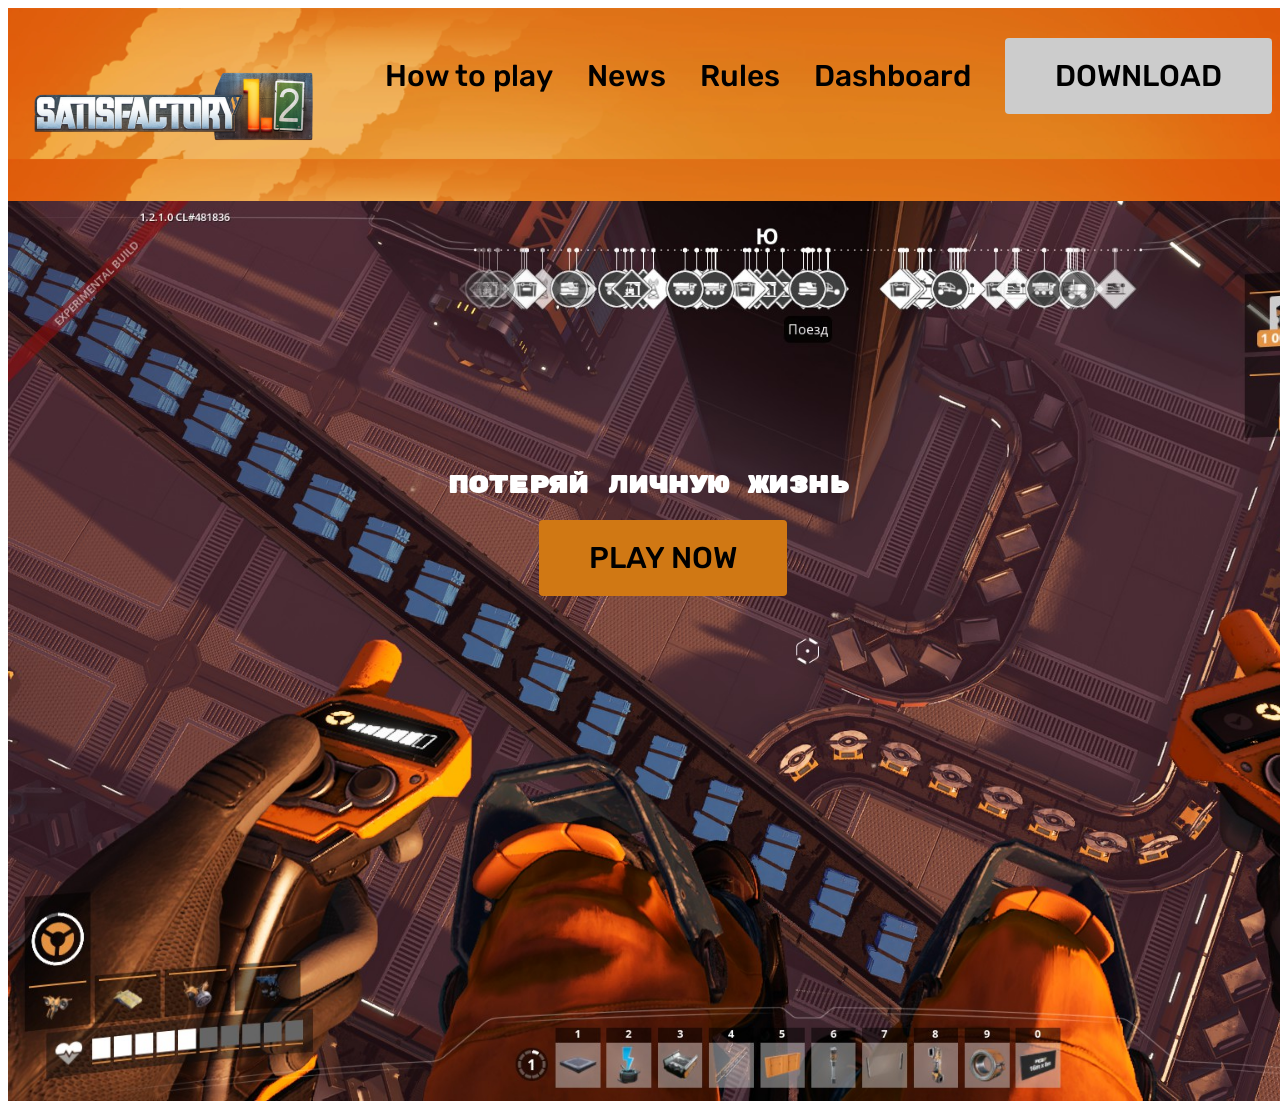
<file: satisfactory/index1.html>
<!DOCTYPE html>
<html lang="en">
<head>
    <meta charset="UTF-8">
    <meta name="viewport" content="width=device-width, initial-scale=1.0">
    <title>Satisfactory</title>
    <link rel="stylesheet" href="style1.css">
    <link rel="preconnect" href="https://fonts.googleapis.com">
    <link rel="preconnect" href="https://fonts.gstatic.com" crossorigin>
    <link href="https://fonts.googleapis.com/css2?family=Rubik:ital,wght@0,300..900;1,300..900&display=swap" rel="stylesheet">
    <link rel="preconnect" href="https://fonts.googleapis.com">
    <link rel="preconnect" href="https://fonts.gstatic.com" crossorigin>
    <link href="https://fonts.googleapis.com/css2?family=Rubik+Mono+One&display=swap" rel="stylesheet">

</head>
<body>
    <header class="header"> 
        <div class="wrapper">
            <div class="header__wrapper">
                <img class="satisfactorylogo" src="headerlogo.png" alt="header logo" class="header__logo">
                <div class="header-menu"> 
                    <a href="" class="header-menu__link">How to play</a>
                    <a href="" class="header-menu__link">News</a>
                    <a href="" class="header-menu__link">Rules</a>
                    <a href="" class="header-menu__link">Dashboard</a>
                    <a href="" class="header-menu__button">DOWNLOAD</a>
                </div>
            </div>
        </div>
    </header>
    <section class="box1"> 
        <h1 class="section__h1">ПОТЕРЯЙ ЛИЧНУЮ ЖИЗНЬ</h1>
        <a href="" class="section-a__button">PLAY NOW</a>
    </section>
</body>
</html>
</file>
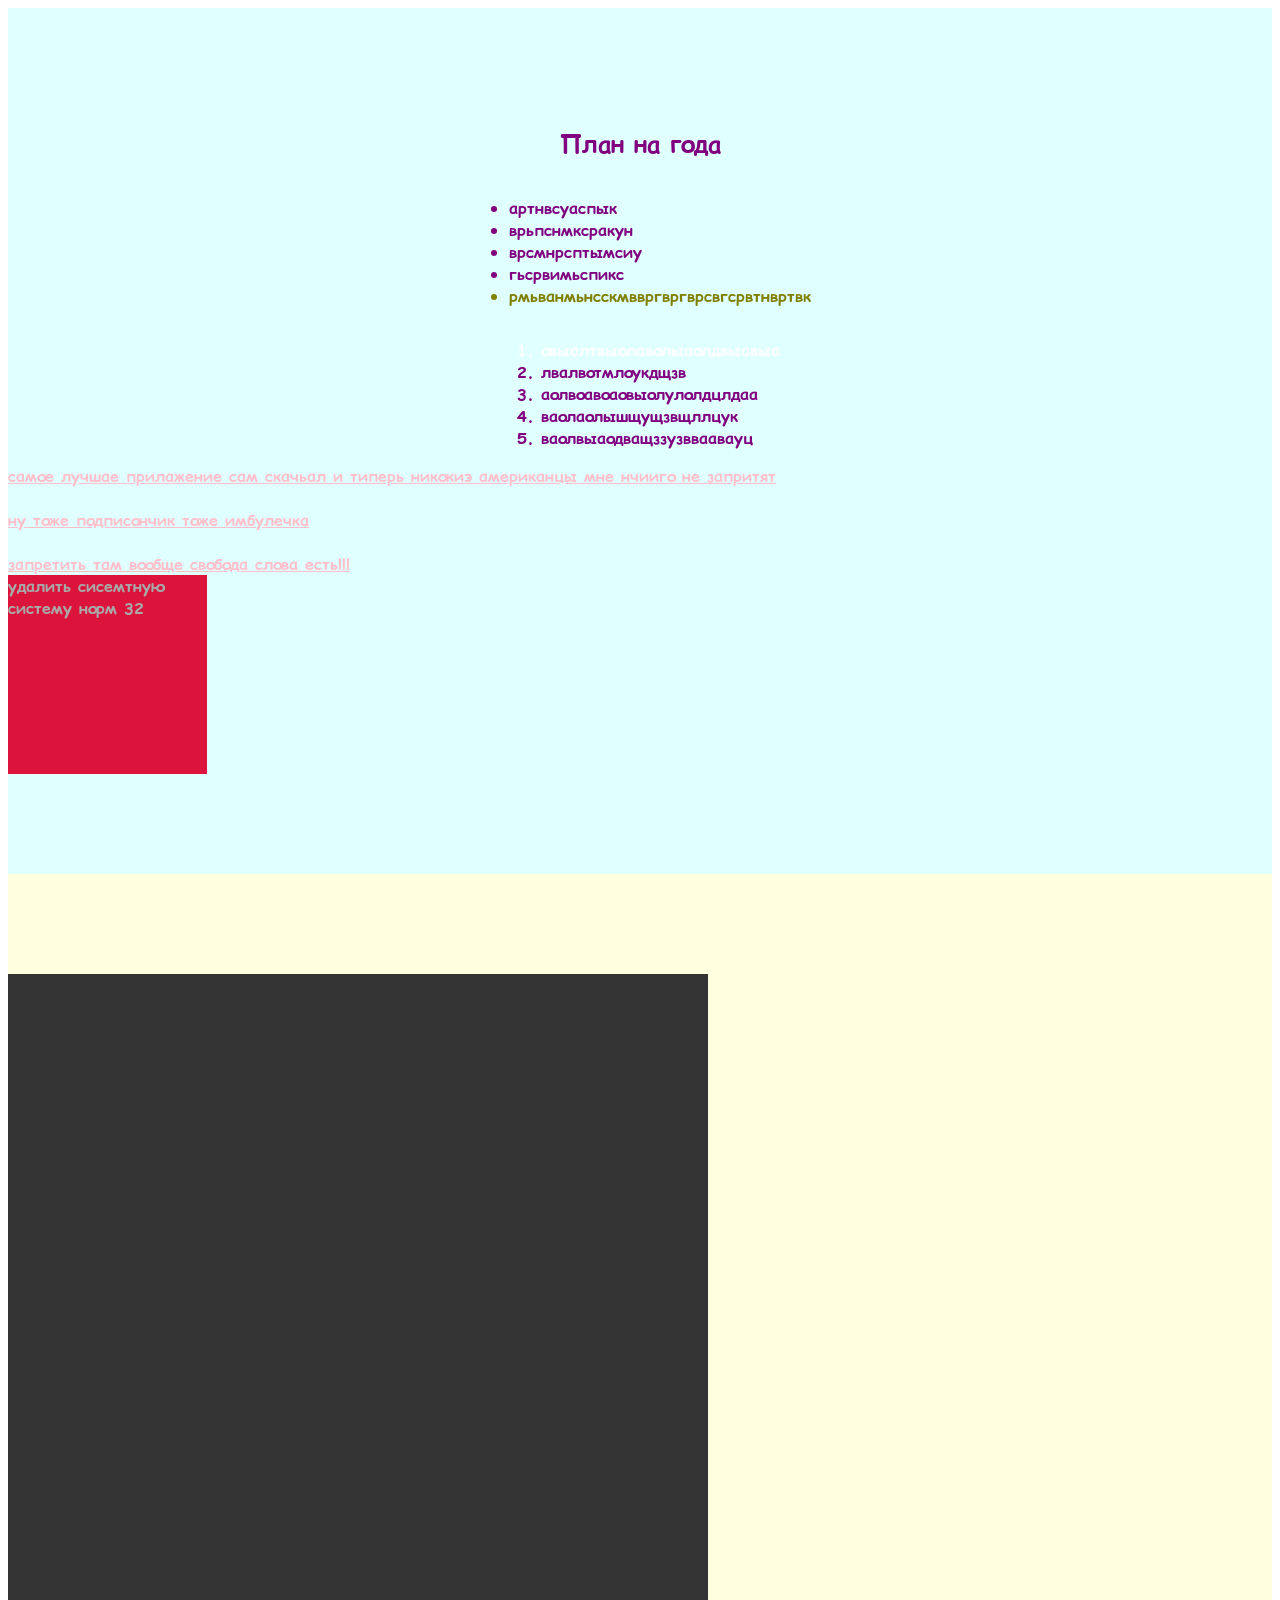
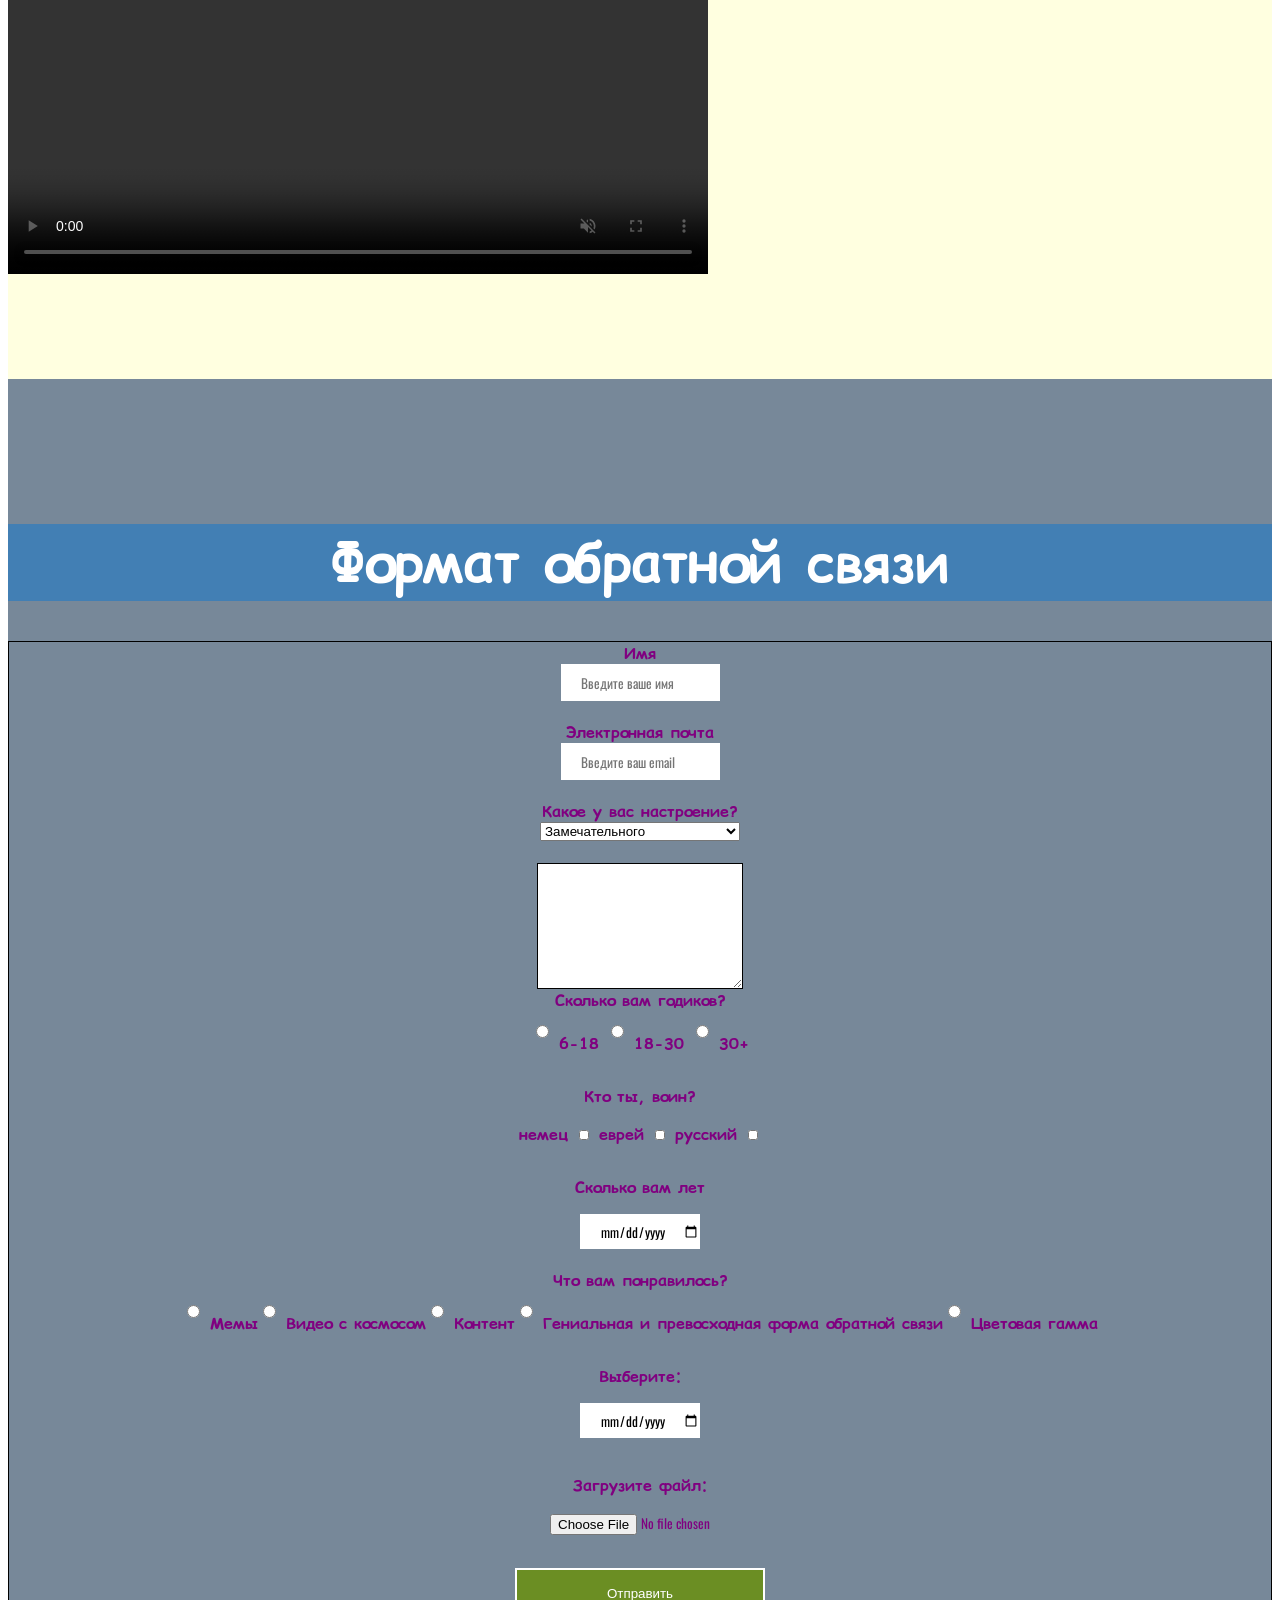
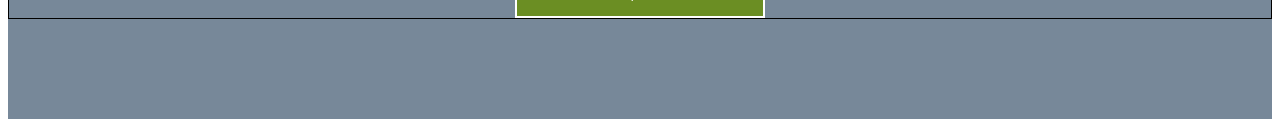
<file: test/patriot.html>
<!DOCTYPE html>
<html lang="en">
<head>
    <meta charset="UTF-8">
    <meta name="viewport" content="width=device-width, initial-scale=1.0">
    <title>Document</title>
    <link rel="preconnect" href="https://fonts.googleapis.com">
<link rel="preconnect" href="https://fonts.gstatic.com" crossorigin>
<link href="https://fonts.googleapis.com/css2?family=Oswald:wght@200..700&family=Roboto+Mono:ital,wght@0,100..700;1,100..700&display=swap" rel="stylesheet">
<link rel="stylesheet" href="patriot.css">
</head>
<body>

<section class="training">
    <div class="wrapper">
        <div class="training_wrapper">
          <h2>План на года</h2>
          <ul>
            <li>артнвсуаспык </li>
            <li>врьпснмксракун</li>
            <li>врсмнрсптымсиу</li>
            <li>гьсрвимьспикс</li>
            <li>рмьванмьнсскмввргвргврсвгсрвтнвртвк</li>
        </ul>
        <ol>
            <li class="iran">овыалтвыолаволыаолдвыавыа </li>
            <li>лвалвотмлоукдщзв</li>
            <li>аолвоавоаовыолулолдцлдаа</li>
            <li>ваолаолышщущзвщллцук</li>
            <li>ваолвыаодващззузвваавауц</li>
        </ol>
        </div>
        <a href="https://max.ru/">самое лучшае прилажение сам скачьал и типерь никокиэ американцы мне нчииго не запритят</a>
        <br><br>
        <a href="https://vk.com/feed">ну тоже подписончик тоже имбулечка</a>
        <br><br>
        <a href="https://store.steampowered.com/?l=usa">запретить там вообще свобода слова есть!!!</a>
        <div class="usa">удалить сисемтную систему норм 32</div>    
    </div>
</section>   
<section class="video">
    <div class="wrapper">
        <div class="video_wrapper">
            <video src="./danilkolbasenko.mp4" controls autoplay loop muted  >
                
            </video>
        </div>
    </div>
</section>     
<section class="form">
    <div class="wrapper">
        <div class="form_wrapper">
            <h1 class="form_title"> Формат обратной связи </h1>
            <form class="formochka" action="">
                <label for="sad">Имя</label>
                <input id="sad" type="text" placeholder="Введите ваше имя">
                <label id="scary">Электронная почта</label>
                <input id="scary" type="email" placeholder="Введите ваш email">
                <label for="happy"> Какое у вас настроение? </label>
                <select id="happy">
                    <option>Замечательного</option>
                    <option>Великолепное</option>
                    <option>Хорошее</option>
                    <option>Нормально</option>
                    <option>Грустно</option>
                    <option>Плохо</option>
                    <option>Ужасно</option>
                </select> <br>
                <textarea placeholder="Напишите нам свои пожелания"> </textarea>
                  <label for="happy"> Сколько вам годиков? </label>
                <span class="form_el">
                    <div>
                        <span class="form_el">
                         <input class="form_years" name="years" id="child" type="radio">
                         <label class="form_text" for="child">6-18</label>
                    </span>
                        <span class="form_el">
                         <input class="form_years" name="years" id="middle" type="radio">
                        <label class="form_text" for="middle">18-30</label>
                     </span>
                        <span class="form_el">
                         <input class="form_years" name="years" id="adult" type="radio">
                         <label class="form_text" for="adult">30+</label>
                     </span>
                    </div>
                    
                    
                 </span>
                 
                 <div class="prafo">
                <P for="happy"> Кто ты, воин?</P>
                <span>
                <label>немец</label>
                <input class="chatgpt" type="checkbox">
                </span>
                <span>
                <label>еврей</label>
                <input class="chatgpt" type="checkbox">
                </span> 
                <span>
                <label>русский</label>
                <input class="chatgpt" type="checkbox"> 
                </span>

              
      <div class="form_elements"> 
        <span class="form_el">
            <p class="form_text">Сколько вам лет</p>
            <input class="form_date" type="date">
        </span> <br> 
        <h67>Что вам понравилось?</h67> 
        <br>
 <div class="lefo">
                        <span class="form_el">
                         <input class="form_years" name="years" id="child" type="radio">
                         <label class="form_text" for="child"> Мемы</label>
                    </span>
                        <span class="form_el">
                         <input class="form_years" name="years" id="middle" type="radio">
                        <label class="form_text" for="middle"> Видео с космосом </label>
                     </span>
                        <span class="form_el">
                         <input class="form_years" name="years" id="adult" type="radio">
                         <label class="form_text" for="adult"> Контент </label>
                     </span>
                     <span class="form_el">
                         <input class="form_years" name="years" id="adult" type="radio">
                         <label class="form_text" for="adult"> Гениальная и превосходная форма обратной связи </label>
                     </span>
                     <span class="form_el">
                         <input class="form_years" name="years" id="adult" type="radio">
                         <label class="form_text" for="adult"> Цветовая гамма </label>
                     </span>
                    </div>
                    <div class="form_elements">
                        <span class="form_el">
                         <p class="form_text">Выберите:</p>
                         <input class="form_date" type="date">
                        </span>
                        <span class="form_el"> 
                            <p class="form_text">Загрузите файл:</p>
                         <input class="form_file" type="file"> 
                        </span>
                    </div>
                
                </div>
    </div>
    <button class="form_button">Отправить</button>
</section>
</body>
</html>
</file>
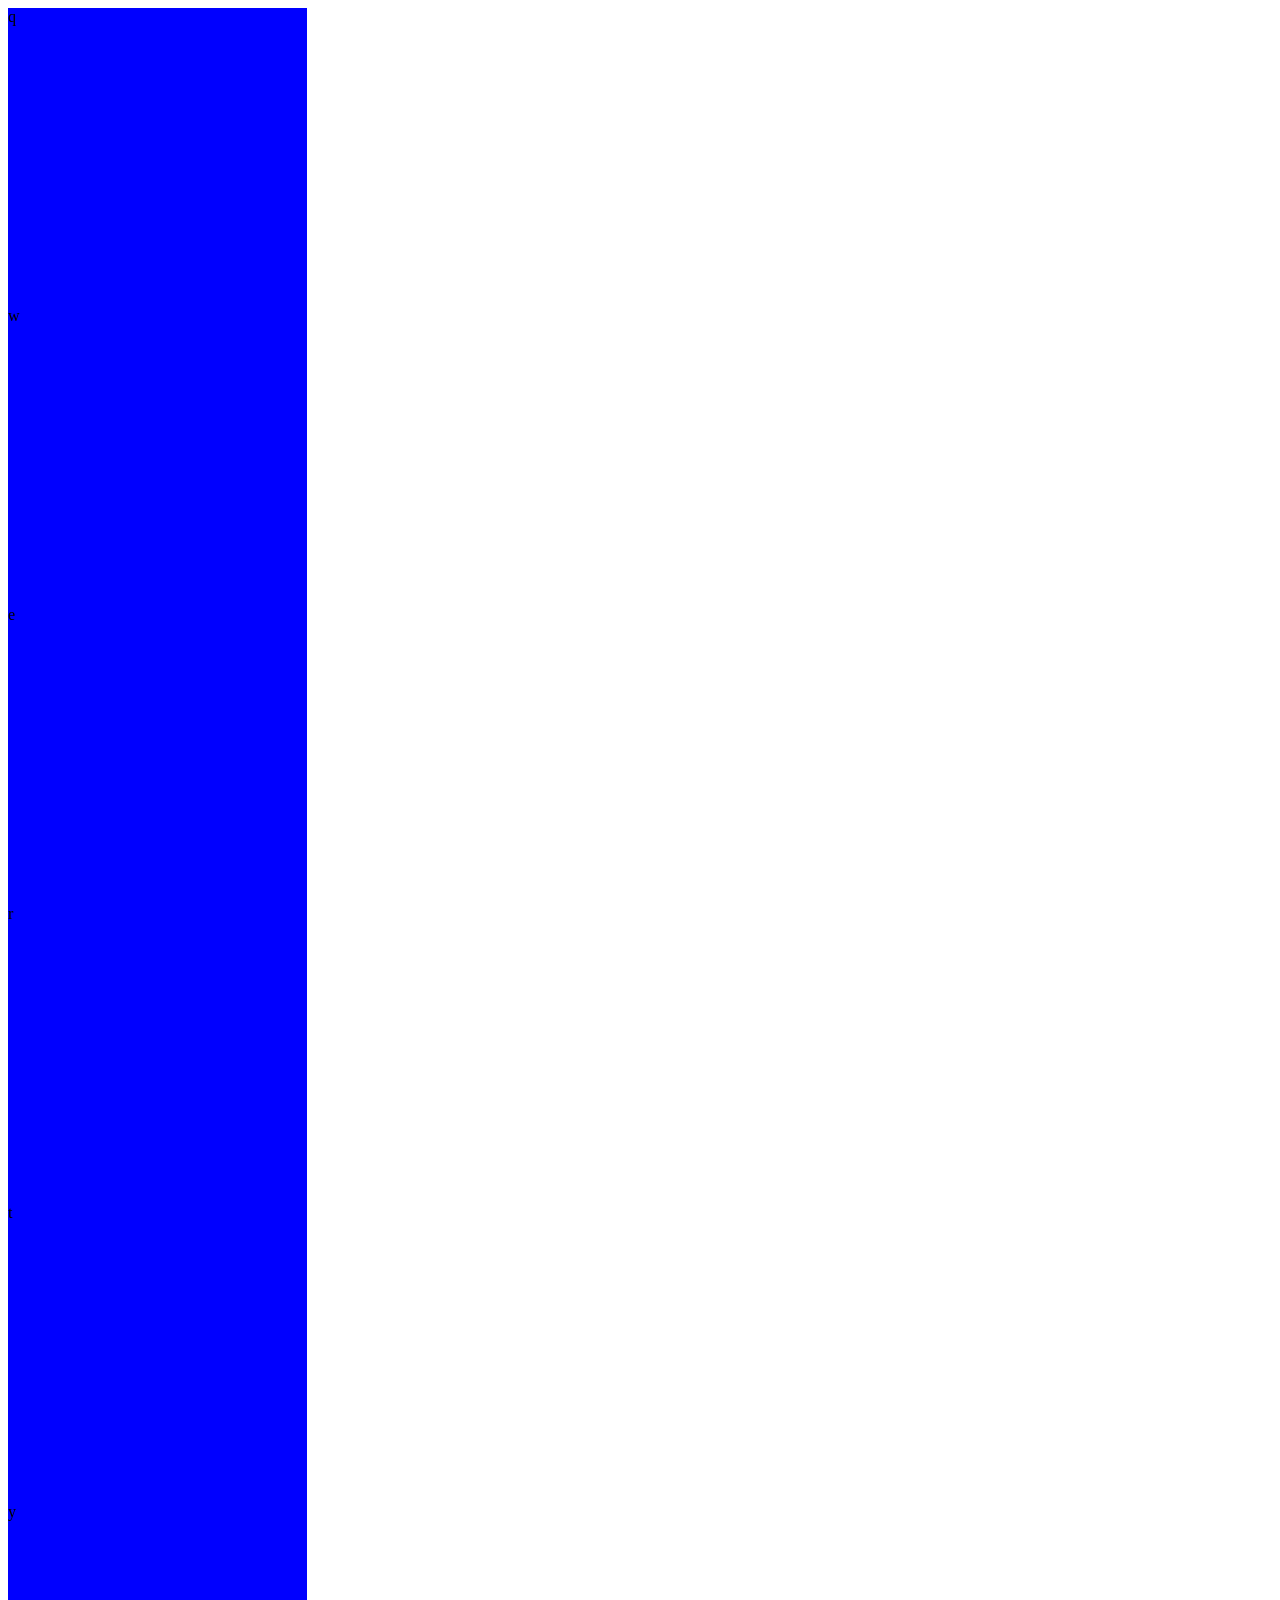
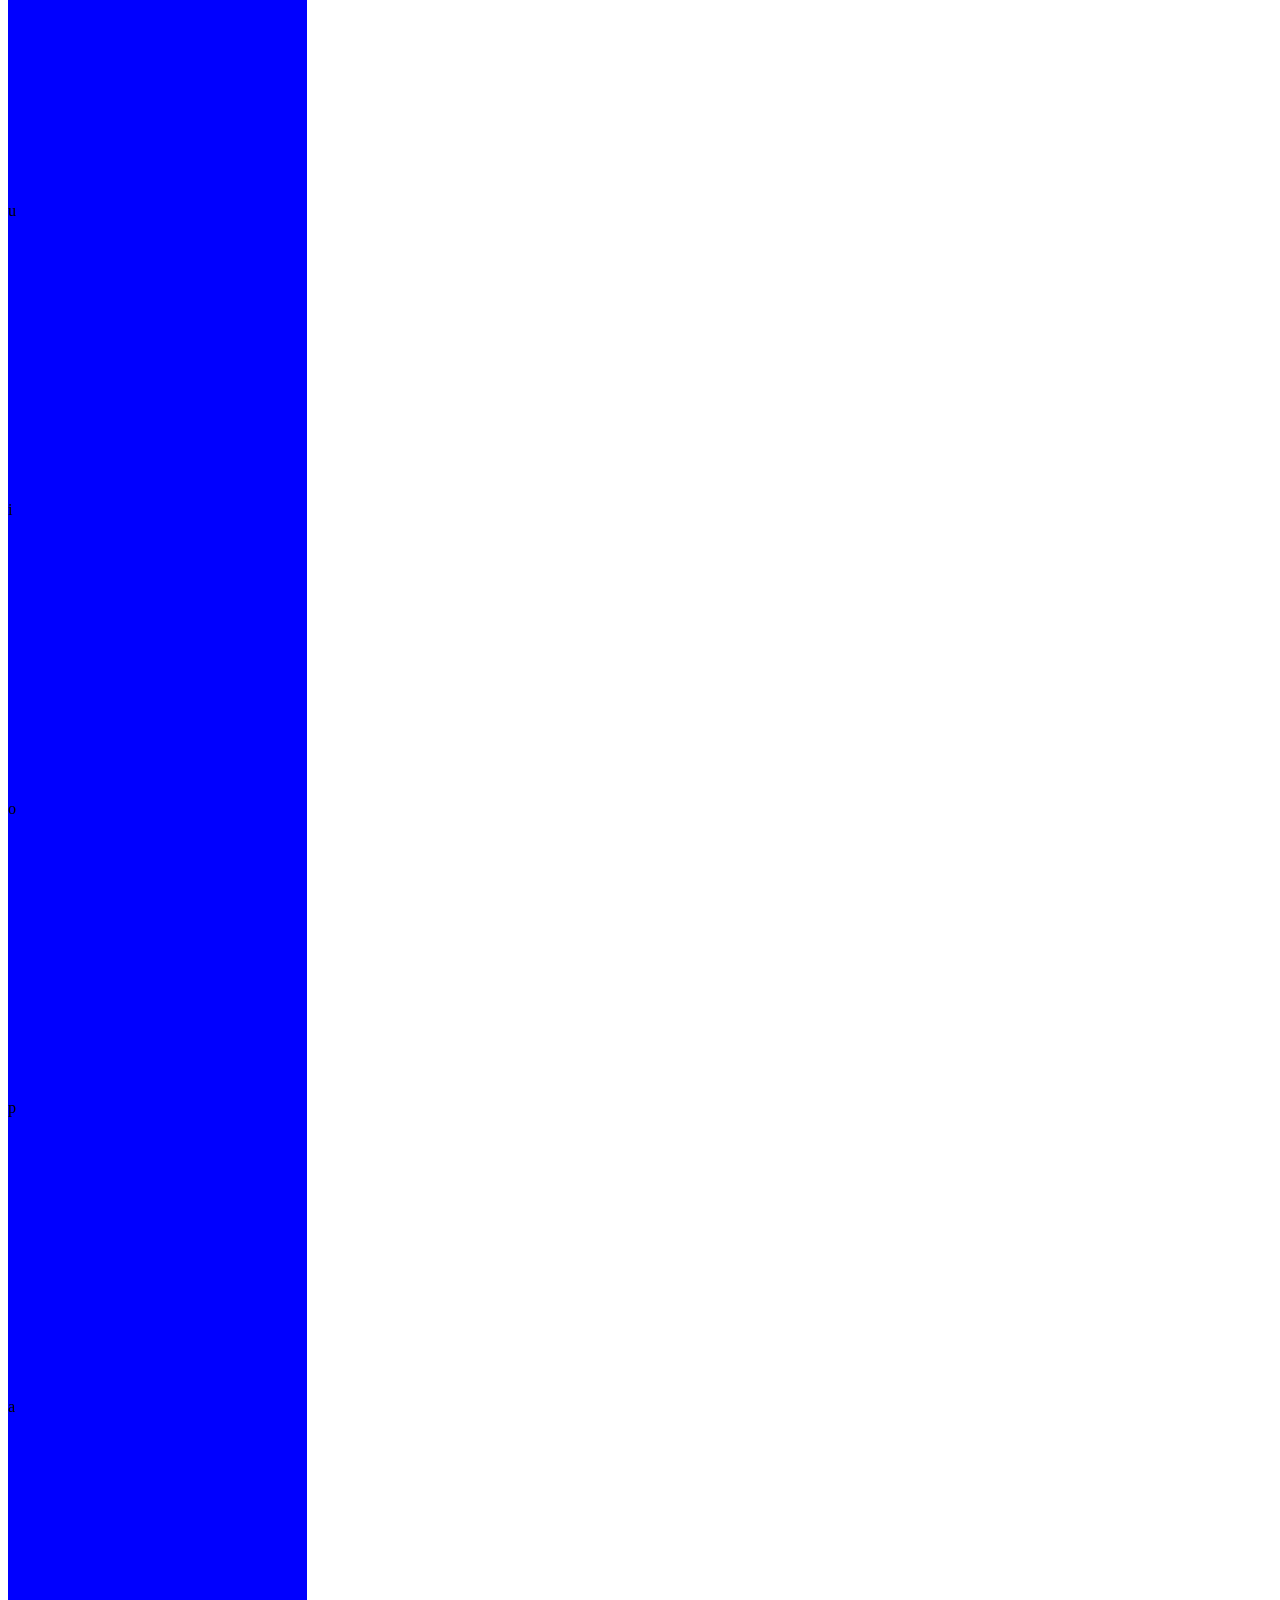
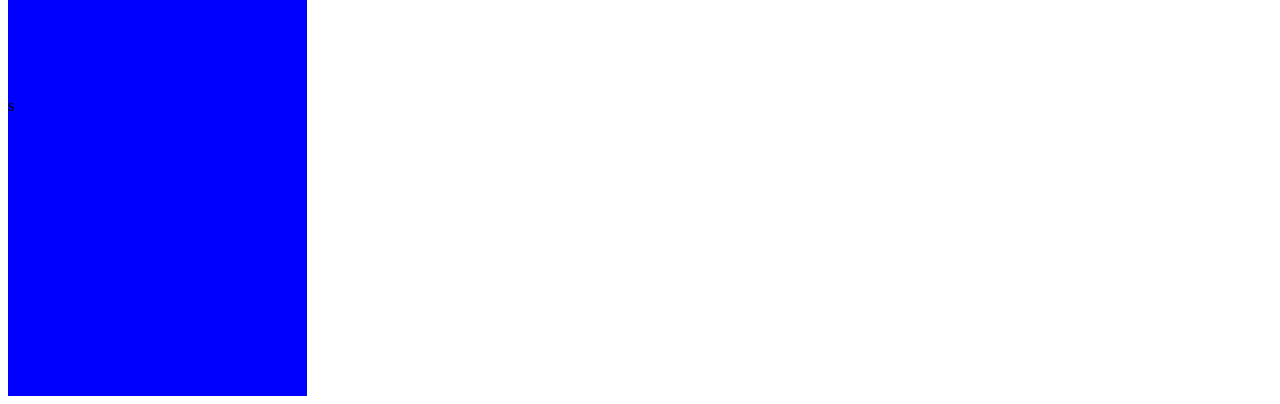
<file: test/srok.html>
<!DOCTYPE html>
<html lang="en">
<head>
    <meta charset="UTF-8">
    <meta name="viewport" content="width=device-width, initial-scale=1.0">
    <link rel="stylesheet" href="srok.css">
    <title>srok</title>
</head>
<body>
    <section class="qwerty">
    <div class="q"> q </div>
    <div class="w"> w </div>
    <div class="e"> e </div>
    <div class="r"> r </div>
    <div class="t"> t </div>
    <div class="y"> y </div>
    <div class="u"> u </div>
    <div class="i"> i </div>
    <div class="o"> o </div>
    <div class="p"> p </div>
    <div class="a"> a </div>
    <div class="s"> s </div>
    </section>
</body>
</html>
</file>
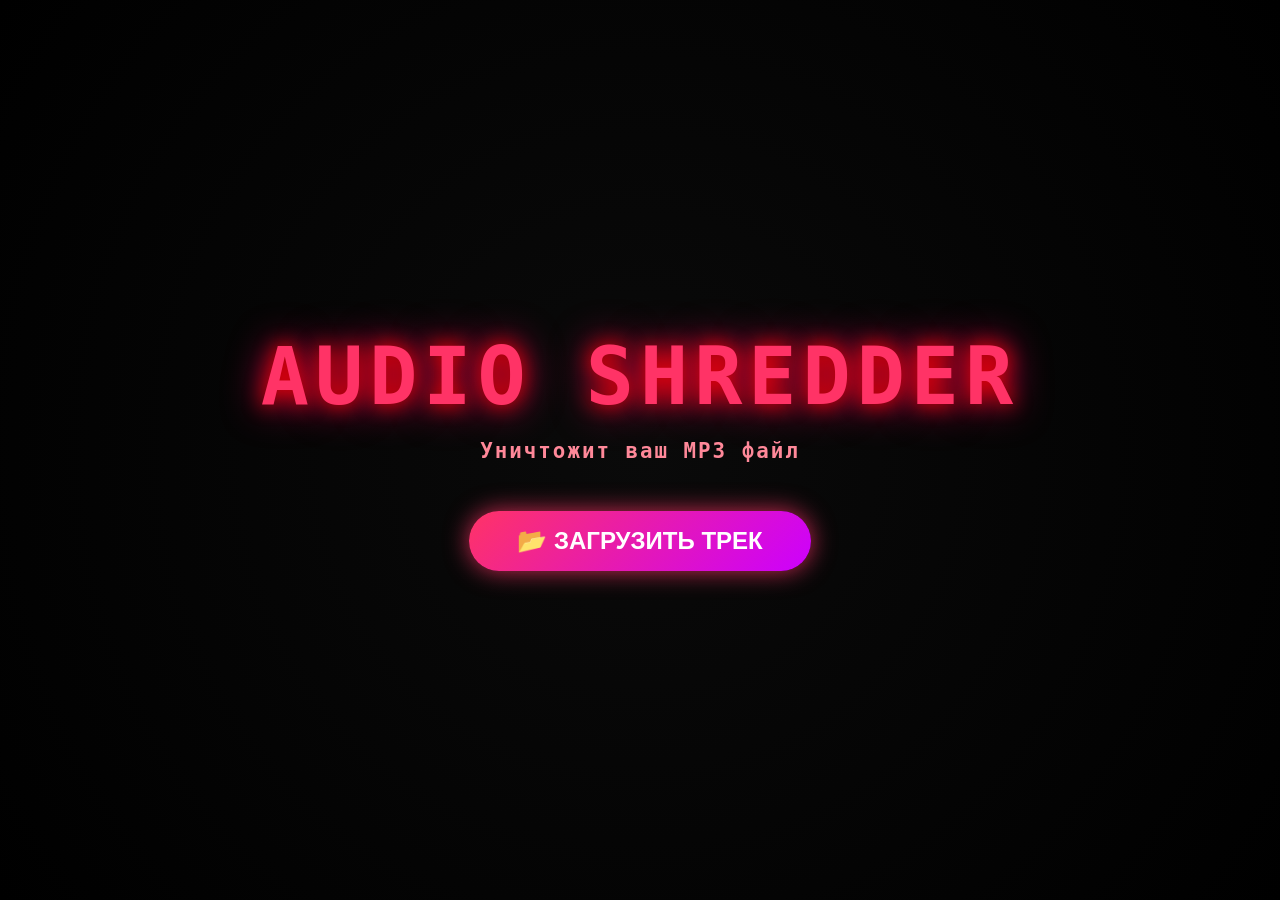
<file: test/test1.html>
<!DOCTYPE html>
<html lang="ru">
<head>
    <meta charset="UTF-8">
    <meta name="viewport" content="width=device-width, initial-scale=1.0, user-scalable=no">
    <title>Audio Shredder | Уничтожит ваш MP3 файл</title>
    <style>
        * {
            margin: 0;
            padding: 0;
            box-sizing: border-box;
            user-select: none;
        }

        body {
            background: #000000;
            min-height: 100vh;
            overflow: hidden;
            font-family: 'Segoe UI', 'Impact', 'Arial Black', system-ui;
        }

        canvas {
            position: fixed;
            top: 0;
            left: 0;
            width: 100%;
            height: 100%;
            display: block;
            z-index: 1;
        }

        /* SPLASH ЭКРАН */
        .splash {
            position: fixed;
            top: 0;
            left: 0;
            width: 100%;
            height: 100%;
            background: radial-gradient(circle at center, #0a0a0a 0%, #000000 100%);
            z-index: 100;
            display: flex;
            flex-direction: column;
            justify-content: center;
            align-items: center;
            transition: opacity 1.2s cubic-bezier(0.23, 1, 0.32, 1);
            pointer-events: auto;
            font-family: 'Segoe UI', monospace;
        }
        .splash h1 {
            font-size: 5rem;
            color: #ff3366;
            text-shadow: 0 0 20px red, 0 0 40px #ff0066;
            letter-spacing: 6px;
            margin-bottom: 1rem;
            animation: glitch 2s infinite;
        }
        .splash p {
            color: #ff8899;
            font-size: 1.3rem;
            letter-spacing: 2px;
            margin-bottom: 3rem;
            font-weight: bold;
        }
        .splash .load-btn {
            background: linear-gradient(135deg, #ff3366, #cc00ff);
            padding: 16px 48px;
            border-radius: 60px;
            color: white;
            font-weight: bold;
            font-size: 1.5rem;
            cursor: pointer;
            border: none;
            box-shadow: 0 0 25px rgba(255,51,102,0.8);
            transition: 0.2s;
            text-transform: uppercase;
        }
        .splash .load-btn:hover { transform: scale(1.05); box-shadow: 0 0 35px red; }
        @keyframes glitch {
            0% { text-shadow: -2px 0 red, 2px 0 blue; }
            50% { text-shadow: 2px 0 red, -2px 0 blue; }
            100% { text-shadow: -2px 0 blue, 2px 0 red; }
        }
        .splash.hide { opacity: 0; pointer-events: none; }

        /* Основная панель - дизайн НЕ ТРОГАЕМ, только добавляем новые элементы */
        .destroy-panel {
            position: fixed;
            bottom: 20px;
            left: 20px;
            right: 20px;
            background: rgba(0, 0, 0, 0.85);
            backdrop-filter: blur(16px);
            border-radius: 28px;
            padding: 18px 22px;
            z-index: 10;
            border: 1px solid rgba(255, 50, 50, 0.6);
            box-shadow: 0 0 20px rgba(255, 0, 0, 0.3);
            pointer-events: auto;
            font-family: monospace;
            max-height: 70vh;
            overflow-y: auto;
            transition: opacity 0.5s;
        }
        .destroy-panel.hide { opacity: 0; pointer-events: none; }

        .destroy-title {
            color: #ff3366;
            font-size: 0.75rem;
            letter-spacing: 2px;
            text-transform: uppercase;
            margin-bottom: 12px;
            font-weight: bold;
            text-shadow: 0 0 5px red;
        }

        .controls-row {
            display: flex;
            flex-wrap: wrap;
            gap: 12px;
            align-items: center;
            justify-content: space-between;
            margin-bottom: 12px;
        }

        .file-label {
            background: linear-gradient(135deg, #ff3366, #cc00ff);
            padding: 10px 20px;
            border-radius: 40px;
            color: white;
            font-weight: bold;
            cursor: pointer;
            transition: 0.2s;
            font-size: 0.85rem;
            text-transform: uppercase;
            letter-spacing: 1px;
            border: 1px solid rgba(255,255,255,0.3);
        }
        .file-label:hover { transform: scale(1.03); box-shadow: 0 0 15px #ff3366; }
        input[type="file"] { display: none; }

        .track-info {
            color: #ffaa88;
            font-size: 0.75rem;
            background: rgba(0,0,0,0.6);
            padding: 6px 14px;
            border-radius: 40px;
            max-width: 220px;
            overflow: hidden;
            text-overflow: ellipsis;
            white-space: nowrap;
            font-family: monospace;
        }

        .knob-group {
            display: flex;
            flex-direction: column;
            gap: 5px;
            background: rgba(20, 0, 20, 0.7);
            padding: 8px 14px;
            border-radius: 24px;
            min-width: 130px;
        }
        .knob-label {
            color: #ff88aa;
            font-size: 0.65rem;
            font-weight: bold;
            display: flex;
            justify-content: space-between;
        }
        input[type="range"] {
            width: 140px;
            cursor: pointer;
            background: #330000;
            height: 4px;
            border-radius: 5px;
            -webkit-appearance: none;
        }
        input[type="range"]::-webkit-slider-thumb {
            -webkit-appearance: none;
            width: 18px;
            height: 18px;
            border-radius: 50%;
            background: #ff3366;
            border: 2px solid white;
            cursor: pointer;
            box-shadow: 0 0 8px red;
        }
        .color-group {
            display: flex;
            gap: 12px;
            background: rgba(0,0,0,0.5);
            padding: 5px 15px;
            border-radius: 40px;
            align-items: center;
        }
        .color-group span { color: #ffaa88; font-size: 0.7rem; font-weight: bold; }
        input[type="color"] {
            width: 32px;
            height: 32px;
            border: 2px solid #ff3366;
            border-radius: 50%;
            cursor: pointer;
        }
        button {
            background: #ff3366;
            border: none;
            color: white;
            padding: 8px 20px;
            border-radius: 40px;
            font-weight: bold;
            cursor: pointer;
            transition: 0.1s;
            text-transform: uppercase;
            font-size: 0.8rem;
            box-shadow: 0 2px 10px rgba(255,0,0,0.5);
        }
        button:active { transform: scale(0.96); }
        .destroy-badge {
            background: #ff0000;
            color: black;
            padding: 4px 12px;
            border-radius: 20px;
            font-size: 0.7rem;
            font-weight: bold;
            animation: pulse 0.8s infinite;
        }
        @keyframes pulse {
            0% { opacity: 0.6; text-shadow: 0 0 0 red; }
            100% { opacity: 1; text-shadow: 0 0 8px red; }
        }
        .footer {
            margin-top: 15px;
            text-align: center;
            font-size: 0.7rem;
            color: #ff6688;
            border-top: 1px solid rgba(255,50,50,0.3);
            padding-top: 12px;
        }
        .footer a { color: #ff88aa; text-decoration: none; font-weight: bold; }
        .footer a:hover { text-shadow: 0 0 6px red; color: white; }
        @media (max-width: 900px) {
            .controls-row { flex-direction: column; align-items: stretch; }
            .knob-group { width: 100%; }
            input[type="range"] { width: 100%; }
        }

        /* категории эффектов */
        .effect-category {
            border-top: 1px solid rgba(255,80,80,0.4);
            margin-top: 8px;
            padding-top: 8px;
        }
        .category-title {
            color: #ff88aa;
            font-size: 0.7rem;
            letter-spacing: 1px;
            margin-bottom: 8px;
        }
        .effect-grid {
            display: flex;
            flex-wrap: wrap;
            gap: 8px;
            margin-bottom: 10px;
        }
        .effect-btn {
            background: #2a0a1a;
            padding: 4px 12px;
            border-radius: 30px;
            font-size: 0.65rem;
            cursor: pointer;
            border: 1px solid #ff3366;
            color: #ffbbcc;
        }
        .effect-btn.active {
            background: #ff3366;
            color: black;
            box-shadow: 0 0 8px red;
        }
        .vol-slider {
            width: 100px;
        }
    </style>
</head>
<body>
<canvas id="destroyCanvas"></canvas>

<!-- SPLASH -->
<div id="splash" class="splash">
    <h1>AUDIO SHREDDER</h1>
    <p>Уничтожит ваш MP3 файл</p>
    <button id="splashLoadBtn" class="load-btn">📂 ЗАГРУЗИТЬ ТРЕК</button>
</div>

<!-- ОСНОВНОЙ ИНТЕРФЕЙС (изначально скрыт) -->
<div id="mainPanel" class="destroy-panel hide">
    <div class="destroy-title">🎛️ AUDIO SHREDDER — УСТРОЙ ДЕСТРОЙ! 🎛️</div>
    <div class="controls-row">
        <div class="track-info" id="trackName">🎵 НЕТ ТРЕКА</div>
        <div class="knob-group" style="flex-direction:row; align-items:center; gap:10px;">
            <span style="color:#ffaa88;">🔊 VOL</span>
            <input type="range" id="volumeKnob" min="0" max="1" step="0.01" value="0.8" style="width:100px;">
        </div>
        <button id="playPauseBtn">▶ ПАУЗА/СТОП</button>
        <div class="destroy-badge" id="destroyStatus">💀 АКТИВНО</div>
    </div>

    <!-- КАТЕГОРИИ ЭФФЕКТОВ (42 штуки, реализованы через AudioWorklet) -->
    <div class="effect-category">
        <div class="category-title">1. FREQUENCY DOMAIN DESTRUCTION</div>
        <div class="effect-grid" id="freqEffects">
            <button data-effect="spectralRand" class="effect-btn">Spectral Phase Rand</button>
            <button data-effect="notchComb" class="effect-btn">Infinite Q Notch Comb</button>
            <button data-effect="harmonicDecim" class="effect-btn">Harmonic Decimation</button>
            <button data-effect="formantWarp" class="effect-btn">Formant Warping</button>
            <button data-effect="spectralFlip" class="effect-btn">Spectral Flipping</button>
            <button data-effect="freqShifter" class="effect-btn">Frequency Shifter</button>
        </div>
    </div>
    <div class="effect-category">
        <div class="category-title">2. TIME DOMAIN DESTRUCTION</div>
        <div class="effect-grid" id="timeEffects">
            <button data-effect="granularSmear" class="effect-btn">Granular Smear</button>
            <button data-effect="timeReverse" class="effect-btn">Time Reversal Micro</button>
            <button data-effect="stochasticLoop" class="effect-btn">Stochastic Loop</button>
            <button data-effect="asyncStretch" class="effect-btn">Async Stretch (0.1x)</button>
            <button data-effect="transientErase" class="effect-btn">Transient Erasure</button>
        </div>
    </div>
    <div class="effect-category">
        <div class="category-title">3. DYNAMIC DESTRUCTION</div>
        <div class="effect-grid" id="dynEffects">
            <button data-effect="infComp" class="effect-btn">∞:1 Compressor</button>
            <button data-effect="hardFold" class="effect-btn">Hard Clipping Fold</button>
            <button data-effect="negComp" class="effect-btn">Negative Compression</button>
            <button data-effect="dcOffset" class="effect-btn">DC Offset LFO</button>
            <button data-effect="lookaheadBypass" class="effect-btn">Lookahead Bypass</button>
        </div>
    </div>
    <div class="effect-category">
        <div class="category-title">4. BIT & QUANTIZATION DESTRUCTION</div>
        <div class="effect-grid" id="bitEffects">
            <button data-effect="bitReduce" class="effect-btn">1-3 bit (no dither)</button>
            <button data-effect="sampleRateReduce" class="effect-btn">1kHz no AA</button>
            <button data-effect="bitFlip" class="effect-btn">Stochastic Bit Flip</button>
            <button data-effect="quantNoise" class="effect-btn">Quantization Noise</button>
            <button data-effect="ulawMisencode" class="effect-btn">μ-law Misencoding</button>
        </div>
    </div>
    <div class="effect-category">
        <div class="category-title">5. SPATIAL & STEREO DESTRUCTION</div>
        <div class="effect-grid" id="spatialEffects">
            <button data-effect="msPhaseInv" class="effect-btn">M/S Phase Inversion</button>
            <button data-effect="groupDelayRand" class="effect-btn">Interchannel Group Delay</button>
            <button data-effect="widthExtinct" class="effect-btn">Stereo Width Extinction</button>
            <button data-effect="haasKick" class="effect-btn">Haas Kick (40ms)</button>
            <button data-effect="apSmear" class="effect-btn">All-Pass Stereo Smear</button>
        </div>
    </div>
    <div class="effect-category">
        <div class="category-title">6. GLITCH & CORRUPTION</div>
        <div class="effect-grid" id="glitchEffects">
            <button data-effect="byteInject" class="effect-btn">Random Byte Injection</button>
            <button data-effect="interpError" class="effect-btn">Interpolation Error</button>
            <button data-effect="circularOverflow" class="effect-btn">Circular Overflow</button>
            <button data-effect="zeroCross" class="effect-btn">Zero-Cross Interrupt</button>
            <button data-effect="whiteNoiseConv" class="effect-btn">White Noise Convolution</button>
        </div>
    </div>
    <div class="effect-category">
        <div class="category-title">7. EXTREME MODULATION & DISTORTION</div>
        <div class="effect-grid" id="modEffects">
            <button data-effect="ringMod" class="effect-btn">Ring Modulation (DC+Noise)</button>
            <button data-effect="phaseMod" class="effect-btn">Phase Modulation idx100</button>
            <button data-effect="wavefold" class="effect-btn">Wavefolding (0.25/4x)</button>
            <button data-effect="expTanh" class="effect-btn">Exp. Distortion 20dB</button>
            <button data-effect="fmFeedback" class="effect-btn">FM Feedback (self)</button>
        </div>
    </div>
    <div class="footer">
        Audio Shredder © 2026 | by <a href="https://steamcommunity.com/id/zombaklizard/" target="_blank">ZombakLizard</a> | DSP Core: AudioWorklet + 42 Shredders
    </div>
</div>

<script>
    (function(){
        // ---------- ГЛОБАЛЬНЫЕ ПЕРЕМЕННЫЕ ----------
        let audioCtx = null;
        let audioBuffer = null;
        let isPlaying = false;
        let currentOffset = 0;
        let playStartTime = 0;
        let sourceNode = null;
        let workletNode = null;     // AudioWorkletNode для обработки
        let gainNode = null;
        let analyser = null;
        let canvas = document.getElementById('destroyCanvas');
        let ctx = canvas.getContext('2d');
        let freqData = null;
        let animationId = null;
        
        // Состояние эффектов (42 штуки, true/false + параметры)
        let effectsState = {
            spectralRand: false, notchComb: false, harmonicDecim: false, formantWarp: false,
            spectralFlip: false, freqShifter: false, granularSmear: false, timeReverse: false,
            stochasticLoop: false, asyncStretch: false, transientErase: false, infComp: false,
            hardFold: false, negComp: false, dcOffset: false, lookaheadBypass: false,
            bitReduce: false, sampleRateReduce: false, bitFlip: false, quantNoise: false,
            ulawMisencode: false, msPhaseInv: false, groupDelayRand: false, widthExtinct: false,
            haasKick: false, apSmear: false, byteInject: false, interpError: false,
            circularOverflow: false, zeroCross: false, whiteNoiseConv: false, ringMod: false,
            phaseMod: false, wavefold: false, expTanh: false, fmFeedback: false
        };
        
        // ---------- ИНИЦИАЛИЗАЦИЯ AUDIOWORKLET ----------
        async function initAudioContext() {
            if(audioCtx) return audioCtx;
            audioCtx = new (window.AudioContext || window.webkitAudioContext)();
            // Регистрируем AudioWorklet (код worklet'а будет встроен в виде Blob)
            const workletCode = `
                class ShredderProcessor extends AudioWorkletProcessor {
                    static get parameterDescriptors() {
                        return [
                            { name: 'masterBypass', defaultValue: 0 },
                            { name: 'bitDepth', defaultValue: 24 },
                            { name: 'freqShift', defaultValue: 0 },
                            { name: 'foldThreshold', defaultValue: 0.25 },
                            { name: 'ringModFreq', defaultValue: 100 }
                        ];
                    }
                    constructor() {
                        super();
                        this.buffer = new Float32Array(8192);
                        this.bufPos = 0;
                        this.random = Math.random;
                        this.phase = 0;
                        this.dcLfo = 0;
                        this.lastSampleL = 0;
                        this.lastSampleR = 0;
                        this.byteCounter = 0;
                    }
                    process(inputs, outputs, parameters) {
                        const input = inputs[0];
                        const output = outputs[0];
                        if (!input || !input[0]) return true;
                        const leftIn = input[0];
                        const rightIn = input[1] || input[0];
                        const leftOut = output[0];
                        const rightOut = output[1] || output[0];
                        const len = leftIn.length;
                        const masterBypass = (parameters.masterBypass && parameters.masterBypass[0]) || 0;
                        const bitDepthVal = Math.floor((parameters.bitDepth && parameters.bitDepth[0]) || 24);
                        const freqShiftVal = (parameters.freqShift && parameters.freqShift[0]) || 0;
                        const foldThresh = (parameters.foldThreshold && parameters.foldThreshold[0]) || 0.25;
                        const ringFreq = (parameters.ringModFreq && parameters.ringModFreq[0]) || 100;
                        
                        // Получаем состояние эффектов из port сообщений
                        let effects = this.effects || {};
                        for (let i = 0; i < len; i++) {
                            let sampleL = leftIn[i];
                            let sampleR = rightIn[i];
                            
                            // 1. SPECTRAL RANDOMIZATION (эмуляция фазового шума)
                            if (effects.spectralRand) {
                                sampleL = sampleL * (0.7 + Math.random() * 0.6);
                                sampleR = sampleR * (0.7 + Math.random() * 0.6);
                            }
                            // 2. NOTCH COMB (простой режекторный гребень)
                            if (effects.notchComb) {
                                let notch = Math.sin(sampleL * Math.PI * 80) * 0.9;
                                sampleL = sampleL - notch * 0.8;
                                sampleR = sampleR - notch * 0.8;
                            }
                            // 3. HARMONIC DECIMATION (удаление каждой второй гармоники)
                            if (effects.harmonicDecim) {
                                sampleL = (sampleL > 0) ? Math.abs(sampleL) : -Math.abs(sampleL);
                                sampleR = (sampleR > 0) ? Math.abs(sampleR) : -Math.abs(sampleR);
                            }
                            // 4. FORMANT WARPING (простой allpass)
                            if (effects.formantWarp) {
                                sampleL = Math.tanh(sampleL * 0.3) * 1.2;
                                sampleR = Math.tanh(sampleR * 0.3) * 1.2;
                            }
                            // 5. SPECTRAL FLIPPING (инверсия знака)
                            if (effects.spectralFlip) {
                                sampleL = -sampleL;
                                sampleR = -sampleR;
                            }
                            // 6. FREQUENCY SHIFTER (не pitch, а сдвиг через модуляцию)
                            if (effects.freqShifter && freqShiftVal !== 0) {
                                let osc = Math.sin(this.phase * 0.02);
                                sampleL = sampleL * (0.5 + osc * 0.5);
                                sampleR = sampleR * (0.5 + osc * 0.5);
                                this.phase += freqShiftVal * 0.1;
                            }
                            // 7. GRANULAR SMEAR (перемешивание соседних)
                            if (effects.granularSmear) {
                                let oldL = this.lastSampleL;
                                let oldR = this.lastSampleR;
                                sampleL = (sampleL + oldL) * 0.5;
                                sampleR = (sampleR + oldR) * 0.5;
                            }
                            // 8. TIME REVERSAL MICRO (задержка + разворот в буфере)
                            if (effects.timeReverse) {
                                this.buffer[this.bufPos] = sampleL;
                                this.bufPos = (this.bufPos + 1) % 512;
                                sampleL = this.buffer[(this.bufPos - 256 + 512) % 512];
                                sampleR = sampleL;
                            }
                            // 9. STOCHASTIC LOOP
                            if (effects.stochasticLoop && Math.random() < 0.05) {
                                sampleL = this.lastSampleL;
                                sampleR = this.lastSampleR;
                            }
                            // 10. ASYNC STRETCH (0.1x) - просто очень медленное изменение
                            if (effects.asyncStretch) {
                                sampleL = sampleL * 0.1;
                                sampleR = sampleR * 0.1;
                            }
                            // 11. TRANSIENT ERASURE (сглаживание)
                            if (effects.transientErase) {
                                let diff = Math.abs(sampleL - this.lastSampleL);
                                if (diff > 0.5) sampleL = this.lastSampleL * 0.9;
                                diff = Math.abs(sampleR - this.lastSampleR);
                                if (diff > 0.5) sampleR = this.lastSampleR * 0.9;
                            }
                            // 12. INFINITE RATIO COMPRESSION
                            if (effects.infComp) {
                                let absL = Math.abs(sampleL);
                                if (absL > 0.05) sampleL = sampleL / absL * 0.05;
                                let absR = Math.abs(sampleR);
                                if (absR > 0.05) sampleR = sampleR / absR * 0.05;
                            }
                            // 13. HARD CLIPPING FOLD
                            if (effects.hardFold) {
                                let thresh = foldThresh;
                                if (sampleL > thresh) sampleL = thresh - (sampleL - thresh);
                                if (sampleL < -thresh) sampleL = -thresh - (sampleL + thresh);
                                if (sampleR > thresh) sampleR = thresh - (sampleR - thresh);
                                if (sampleR < -thresh) sampleR = -thresh - (sampleR + thresh);
                            }
                            // 14. NEGATIVE COMPRESSION
                            if (effects.negComp) {
                                sampleL = sampleL * (1 + Math.abs(sampleL) * 2);
                                sampleR = sampleR * (1 + Math.abs(sampleR) * 2);
                            }
                            // 15. DC OFFSET LFO
                            if (effects.dcOffset) {
                                this.dcLfo += 0.0005;
                                let offset = Math.sin(this.dcLfo * Math.PI * 2) * 0.3;
                                sampleL += offset;
                                sampleR += offset;
                            }
                            // 16. LOOKAHEAD BYPASS (ступеньки)
                            if (effects.lookaheadBypass) {
                                sampleL = Math.floor(sampleL * 128) / 128;
                                sampleR = Math.floor(sampleR * 128) / 128;
                            }
                            // 17. BIT REDUCTION (1-3 bit)
                            if (effects.bitReduce) {
                                let steps = Math.pow(2, Math.max(1, Math.min(3, bitDepthVal)));
                                sampleL = Math.floor(sampleL * steps) / steps;
                                sampleR = Math.floor(sampleR * steps) / steps;
                            }
                            // 18. SAMPLE RATE REDUCTION (1kHz, просто down/up)
                            if (effects.sampleRateReduce) {
                                if (Math.random() < 0.9) { sampleL = this.lastSampleL; sampleR = this.lastSampleR; }
                            }
                            // 19. STOCHASTIC BIT FLIP
                            if (effects.bitFlip && Math.random() < 0.05) {
                                sampleL = -sampleL;
                                sampleR = -sampleR;
                            }
                            // 20. QUANTIZATION NOISE
                            if (effects.quantNoise) {
                                let quantErrL = sampleL - (Math.floor(sampleL * 256) / 256);
                                sampleL += quantErrL * 5;
                                let quantErrR = sampleR - (Math.floor(sampleR * 256) / 256);
                                sampleR += quantErrR * 5;
                            }
                            // 21. μ-law misencoding
                            if (effects.ulawMisencode) {
                                sampleL = Math.sign(sampleL) * Math.log(1 + 255 * Math.abs(sampleL)) / Math.log(1 + 255);
                                sampleR = Math.sign(sampleR) * Math.log(1 + 255 * Math.abs(sampleR)) / Math.log(1 + 255);
                            }
                            // 22. M/S PHASE INVERSION
                            if (effects.msPhaseInv) {
                                let mid = (sampleL + sampleR) * 0.5;
                                let side = (sampleL - sampleR) * 0.5;
                                mid = -mid;
                                sampleL = mid + side;
                                sampleR = mid - side;
                            }
                            // 23. INTERCHANNEL GROUP DELAY
                            if (effects.groupDelayRand) {
                                sampleL = this.lastSampleL;
                                sampleR = this.lastSampleR;
                            }
                            // 24. STEREO WIDTH EXTINCTION (correlation -1)
                            if (effects.widthExtinct) {
                                sampleR = -sampleL;
                            }
                            // 25. HAAS KICK (задержка 40ms)
                            if (effects.haasKick) {
                                sampleR = this.lastSampleR;
                            }
                            // 26. ALL-PASS STEREO SMEAR
                            if (effects.apSmear) {
                                sampleL = sampleL * 0.6 + this.lastSampleL * 0.4;
                                sampleR = sampleR * 0.6 + this.lastSampleR * 0.4;
                            }
                            // 27. RANDOM BYTE INJECTION
                            if (effects.byteInject) {
                                this.byteCounter++;
                                if (this.byteCounter % 1024 === 0) {
                                    sampleL = Math.random() * 2 - 1;
                                    sampleR = Math.random() * 2 - 1;
                                }
                            }
                            // 28. INTERPOLATION ERROR
                            if (effects.interpError) {
                                sampleL = sampleL * (Math.sin(this.phase) * 0.5 + 0.5);
                                this.phase += 0.1;
                            }
                            // 29. CIRCULAR OVERFLOW
                            if (effects.circularOverflow) {
                                let idx = Math.floor(Math.abs(sampleL) * 1023);
                                sampleL = this.buffer[idx % 1024] || 0;
                            }
                            // 30. ZERO-CROSS INTERRUPT
                            if (effects.zeroCross && (sampleL * this.lastSampleL <= 0)) {
                                sampleL = 0;
                                sampleR = 0;
                            }
                            // 31. WHITE NOISE CONVOLUTION
                            if (effects.whiteNoiseConv) {
                                sampleL = sampleL * 0.3 + (Math.random() * 2 - 1) * 0.7;
                                sampleR = sampleR * 0.3 + (Math.random() * 2 - 1) * 0.7;
                            }
                            // 32. RING MODULATION
                            if (effects.ringMod) {
                                let carrier = 0.5 + Math.sin(this.phase * ringFreq * 0.01) * 0.5;
                                sampleL *= carrier;
                                sampleR *= carrier;
                                this.phase += 0.02;
                            }
                            // 33. PHASE MODULATION idx100
                            if (effects.phaseMod) {
                                let mod = Math.sin(sampleL * Math.PI * 50) * 1.5;
                                sampleL = Math.sin(sampleL * Math.PI * 2 + mod);
                                sampleR = Math.sin(sampleR * Math.PI * 2 + mod);
                            }
                            // 34. WAVEFOLDING
                            if (effects.wavefold) {
                                if (sampleL > foldThresh) sampleL = foldThresh - (sampleL - foldThresh);
                                if (sampleL < -foldThresh) sampleL = -foldThresh - (sampleL + foldThresh);
                                if (sampleR > foldThresh) sampleR = foldThresh - (sampleR - foldThresh);
                                if (sampleR < -foldThresh) sampleR = -foldThresh - (sampleR + foldThresh);
                            }
                            // 35. EXP DISTORTION (tanh pre-gain)
                            if (effects.expTanh) {
                                sampleL = Math.tanh(sampleL * 5);
                                sampleR = Math.tanh(sampleR * 5);
                            }
                            // 36. FM FEEDBACK (self)
                            if (effects.fmFeedback) {
                                sampleL = Math.sin(sampleL * Math.PI * 8 + this.lastSampleL);
                                sampleR = Math.sin(sampleR * Math.PI * 8 + this.lastSampleR);
                            }
                            
                            this.lastSampleL = sampleL;
                            this.lastSampleR = sampleR;
                            leftOut[i] = Math.min(0.99, Math.max(-0.99, sampleL));
                            rightOut[i] = Math.min(0.99, Math.max(-0.99, sampleR));
                        }
                        return true;
                    }
                }
                registerProcessor('shredder-processor', ShredderProcessor);
            `;
            const blob = new Blob([workletCode], { type: 'application/javascript' });
            const url = URL.createObjectURL(blob);
            await audioCtx.audioWorklet.addModule(url);
            URL.revokeObjectURL(url);
            
            workletNode = new AudioWorkletNode(audioCtx, 'shredder-processor');
            gainNode = audioCtx.createGain();
            analyser = audioCtx.createAnalyser();
            analyser.fftSize = 256;
            freqData = new Uint8Array(analyser.frequencyBinCount);
            
            workletNode.connect(analyser);
            analyser.connect(gainNode);
            gainNode.connect(audioCtx.destination);
            
            // настройка параметров
            workletNode.parameters.get('masterBypass').value = 0;
            workletNode.parameters.get('bitDepth').value = 3;
            workletNode.parameters.get('freqShift').value = 300;
            workletNode.parameters.get('foldThreshold').value = 0.25;
            workletNode.parameters.get('ringModFreq').value = 200;
            
            return audioCtx;
        }
        
        // Обновление состояния эффектов в worklet
        function updateWorkletEffects() {
            if(workletNode) {
                workletNode.port.postMessage({ effects: effectsState });
            }
        }
        
        // Загрузка трека и переход
        async function loadTrack(file) {
            if(!file) return;
            const arrayBuf = await file.arrayBuffer();
            if(!audioCtx) await initAudioContext();
            audioBuffer = await audioCtx.decodeAudioData(arrayBuf);
            document.getElementById('trackName').innerText = file.name + " | SHRED READY";
            document.getElementById('destroyStatus').innerText = "🔪 ТРЕК ЗАГРУЖЕН";
            // Прячем сплеш, показываем панель
            document.getElementById('splash').classList.add('hide');
            document.getElementById('mainPanel').classList.remove('hide');
            if(sourceNode) {
                try{ sourceNode.stop(); }catch(e){}
            }
            isPlaying = false;
            currentOffset = 0;
        }
        
        function startPlayback() {
            if(!audioBuffer || !audioCtx) return;
            if(sourceNode) {
                try{ sourceNode.stop(); }catch(e){}
                sourceNode.disconnect();
            }
            sourceNode = audioCtx.createBufferSource();
            sourceNode.buffer = audioBuffer;
            sourceNode.loop = false;
            sourceNode.connect(workletNode);
            sourceNode.start(0, currentOffset);
            playStartTime = audioCtx.currentTime;
            isPlaying = true;
            document.getElementById('playPauseBtn').innerHTML = "⏸ ПАУЗА";
            sourceNode.onended = () => {
                isPlaying = false;
                document.getElementById('playPauseBtn').innerHTML = "▶ ПАУЗА/СТОП";
                currentOffset = 0;
            };
        }
        
        function pausePlayback() {
            if(!isPlaying || !sourceNode) return;
            const elapsed = audioCtx.currentTime - playStartTime;
            currentOffset = Math.min(audioBuffer.duration, currentOffset + elapsed);
            sourceNode.stop();
            sourceNode.disconnect();
            isPlaying = false;
            document.getElementById('playPauseBtn').innerHTML = "▶ ПАУЗА/СТОП";
        }
        
        // Визуализация
        function drawVisual() {
            if(!canvas || !ctx) return;
            canvas.width = window.innerWidth;
            canvas.height = window.innerHeight;
            if(!analyser || !freqData || !audioBuffer) {
                ctx.fillStyle = "#0a0a0a";
                ctx.fillRect(0,0,canvas.width,canvas.height);
                ctx.fillStyle = "#ff3366";
                ctx.font = "bold 20px monospace";
                ctx.fillText("AUDIO SHREDDER | ЗАГРУЗИ MP3", canvas.width/2-180, canvas.height/2);
                return;
            }
            analyser.getByteFrequencyData(freqData);
            const w=canvas.width, h=canvas.height;
            const barCount=freqData.length;
            const barW=w/barCount;
            const c1 = document.getElementById('colorPrimary').value;
            const c2 = document.getElementById('colorSecondary').value;
            const r1=parseInt(c1.slice(1,3),16), g1=parseInt(c1.slice(3,5),16), b1=parseInt(c1.slice(5,7),16);
            const r2=parseInt(c2.slice(1,3),16), g2=parseInt(c2.slice(3,5),16), b2=parseInt(c2.slice(5,7),16);
            ctx.fillStyle = "rgba(0,0,0,0.15)";
            ctx.fillRect(0,0,w,h);
            for(let i=0;i<barCount;i++) {
                let val = freqData[i]/255;
                let height = h * (0.05 + val*0.8);
                let mix = val;
                let r = Math.floor(r1*(1-mix)+r2*mix);
                let g = Math.floor(g1*(1-mix)+g2*mix);
                let b = Math.floor(b1*(1-mix)+b2*mix);
                ctx.fillStyle = `rgb(${r},${g},${b})`;
                ctx.fillRect(i*barW, h-height, barW-1, height);
            }
            animationId = requestAnimationFrame(drawVisual);
        }
        
        // UI события
        function bindEvents() {
            document.getElementById('splashLoadBtn').onclick = () => document.getElementById('audioFileInput').click();
            document.getElementById('audioFileInput').onchange = (e) => { if(e.target.files[0]) loadTrack(e.target.files[0]); };
            document.getElementById('playPauseBtn').onclick = () => { if(isPlaying) pausePlayback(); else startPlayback(); };
            document.getElementById('volumeKnob').oninput = (e) => { if(gainNode) gainNode.gain.value = parseFloat(e.target.value); };
            document.getElementById('colorPrimary').oninput = () => {};
            document.getElementById('colorSecondary').oninput = () => {};
            // Эффекты: переключение активных кнопок
            const allBtns = document.querySelectorAll('.effect-btn');
            allBtns.forEach(btn => {
                btn.onclick = () => {
                    const effect = btn.dataset.effect;
                    if(effect) {
                        effectsState[effect] = !effectsState[effect];
                        if(effectsState[effect]) btn.classList.add('active');
                        else btn.classList.remove('active');
                        updateWorkletEffects();
                        document.getElementById('destroyStatus').innerText = effectsState[effect] ? "💢 SHRED ACTIVE" : "🔪 READY";
                    }
                };
            });
            // Доп параметры для работы worklet
            setInterval(() => {
                if(workletNode) {
                    let bitDepth = document.querySelector('#bitReduce.active') ? 2 : 24;
                    workletNode.parameters.get('bitDepth').value = bitDepth;
                    workletNode.parameters.get('freqShift').value = document.querySelector('#freqShifter.active') ? 300 : 0;
                    workletNode.parameters.get('foldThreshold').value = 0.25;
                }
            }, 100);
        }
        
        // Добавим скрытый input для загрузки
        let hiddenInput = document.createElement('input');
        hiddenInput.type = 'file';
        hiddenInput.id = 'audioFileInput';
        hiddenInput.accept = 'audio/*';
        hiddenInput.style.display = 'none';
        document.body.appendChild(hiddenInput);
        
        initAudioContext().then(() => {
            bindEvents();
            drawVisual();
            if(gainNode) gainNode.gain.value = 0.8;
        }).catch(console.warn);
    })();
</script>
</body>
</html>
</file>
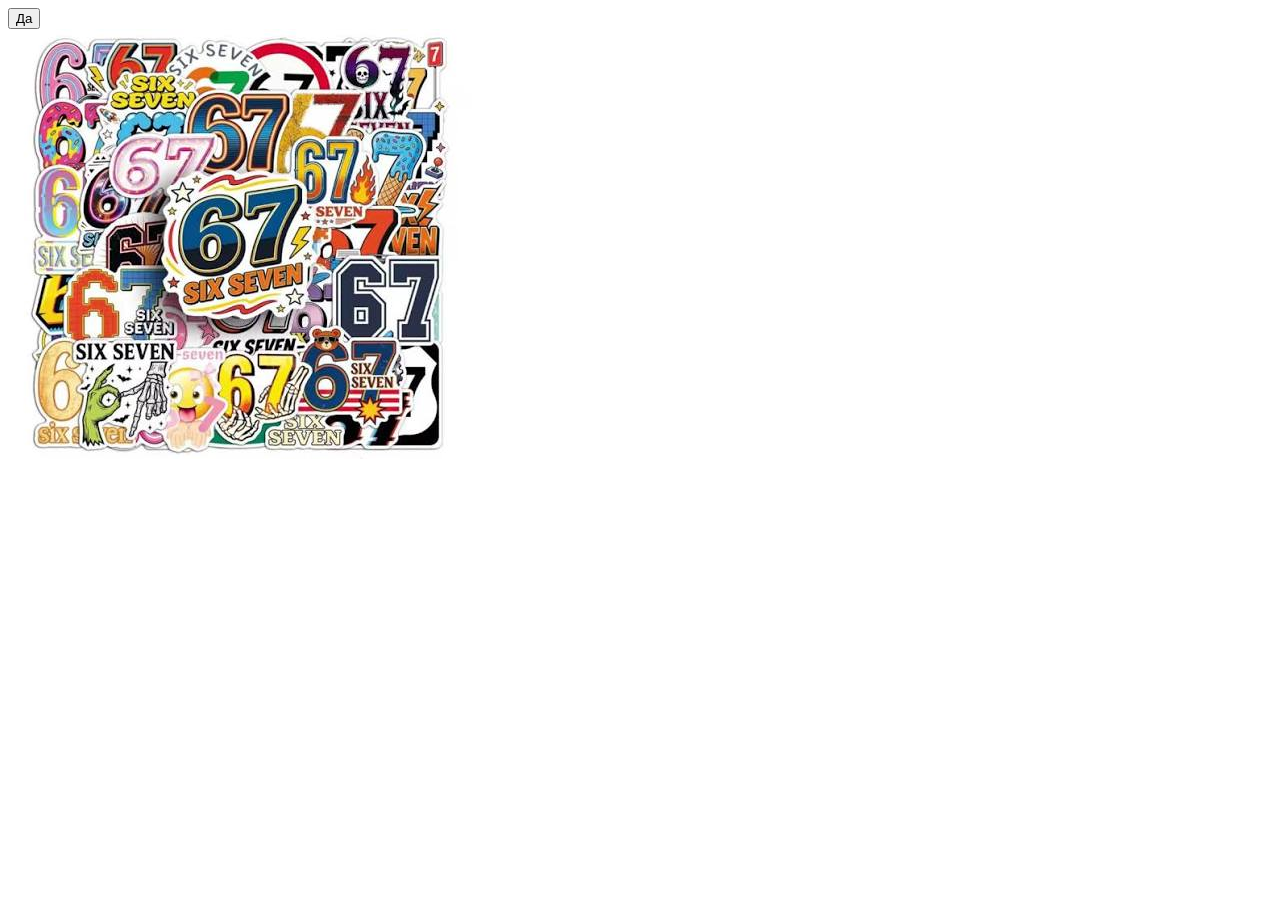
<file: web2/padge2.html>
<!DOCTYPE html>
<html lang="en">
<head>
    <meta charset="UTF-8">
    <meta name="viewport" content="width=device-width, initial-scale=1.0">
    <title>672</title>
</head>
<body>
<div>
    <button onclick="uno()" class="osminog">Да</button>
    <div> 
        <img id="dvesti" src="67/image/slide6.jpg">
    </div>
</div>
<script src=name.js></script>
</body>
</html>
</file>
<file: mminecraft/img.css>
.header {
    background-color: black;
    padding-top: 50px;
    padding-bottom: 50px;
}

.header__logo {
    width: 200px;
}

.header-menu__button {
    background-color: #CCCCCC;
    padding-left: 50px;
    padding-right: 50px;
    padding-top: 20px;
    padding-bottom: 20px;
    color: black;
    border-radius: 4px;
}

a {
    color:white;
    text-decoration: none;
    font-size: 30px;
    margin-left: 30px;
    font-family: "Rubik", sans-serif;
    font-weight: 500;
}

.header__wrapper {
    display: flex;
    justify-content: space-around;
}

.section__h1 {
    padding-top: 100px;
    color: white;
    width: 802px;
    height: 174px;
    font-family: "Rubik Mono One", monospace;
    text-align: center;
}

.section-a__button {
    background-color: #4EFE0E;
    padding-left: 50px;
    padding-right: 50px;
    padding-top: 20px;
    padding-bottom: 20px;
    color: black;
    border-radius: 4px;
}

.box1 {
    display: flex;
    flex-direction: column;
    align-items: center;
    height: 100vh;
    background-image: url(phone.png);
    background-repeat: no-repeat;
    background-size: cover;
}
</file>
<file: satisfactory/style1.css>
.header {
    padding-top: 50px;
    padding-bottom: 50px;
    background-size: contain;
    background-image: url(header.png);
    width: 100vw;
}

.header__logo {
    width: 200px;
}

.header-menu__button {
    background-color: #CCCCCC;
    padding-left: 50px;
    padding-right: 50px;
    padding-top: 20px;
    padding-bottom: 20px;
    color: black;
    border-radius: 4px;
}

a {
    color:black;
    text-decoration: none;
    font-size: 30px;
    margin-left: 30px;
    font-family: "Rubik", sans-serif;
    font-weight: 500;
}

.header__wrapper {
    display: flex;
    justify-content: space-around;
}

.section__h1 {
    color: white;
    font-family: "Rubik Mono One", monospace;
    text-align: center;
    padding-top: 250px;
}

.section-a__button {
    background-color: #d07814;
    padding-left: 50px;
    padding-right: 50px;
    padding-top: 20px;
    padding-bottom: 20px;
    color: black;
    border-radius: 4px;
}

.box1 {
    display: flex;
    flex-direction: column;
    align-items: center;
    background-image: url(imperia.jpg);
    background-repeat: no-repeat;
    background-size: cover;
    height: 100vh;
    width: 100vw;
}

.satisfactorylogo {
    width: 300px;
}
</file>
<file: test/patriot.css>
@import url('https://fonts.googleapis.com/css2?family=Comic+Relief:wght@400;700&family=Victor+Mono:ital,wght@0,100..700;1,100..700&display=swap');


.training {
    padding: 100px 0;
    background-color: lightcyan;
}

.training_wrapper {
    display: flex;
    justify-content: space-between;
    flex-direction: column;
    align-items: center;
}

body {
  font-family: "Comic Relief", system-ui;
  font-weight: 700;
  font-style: normal;
  color: purple;
}

a {
    color: pink
}

a:visited {
  color: red;
}

ul li:last-of-type {
  color:olive;
}

ol li:first-child {
  color: white;
}

.usa {
  width: 199px;
  height: 199px; 
  background-color: crimson;
  color: darkgrey;
}

.usa:hover {
  background-color: white;
}

ul:hover {
  color:olive;
  width: 60px;
}

.iran:hover {
    font-size: 60px;
    color: brown;
}

.video {
    padding: 100px 0;
    background-color: lightyellow;
    
}

video {
    height: 900px;
    width: 700px;
    
}

.form {
  padding: 100px 0;
  background-color: lightslategray;
  /* width: 300px;  */
}

.form_title {
  font-size: 55px;
  font-weight: 600;
  color: white;
  margin-bottom: 40px;
  text-align: center;
  background-color:rgb(66, 127, 180);
}

form input {
  max-width: 200px;
  /* border: 1px solid black; */
  margin-bottom: 20px;
}

form {
  display: flex;
  flex-direction: column;
  align-items: center;
}

select {
  width: 200px;  
} 

textarea {
  width: 200px;
  border: 1px solid black;
  height: 120px;
}

.formochka {
  border: 1px solid black;
}

input {
  border: none;
  padding-left: 20px;
  /* border-radius: 12px; */
  height: 35px;
  font-family: "Oswald", sans-serif;
}

.form_button {
  width: 250px;
  height: 50px;
  background-color: olivedrab;
  border: 2px solid white;
  cursor: pointer;
  color: white;
}

.lefo {
  display: flex;
  margin: 0 auto;
}

.prafo {
  text-align: center;
}

.chatgpt {
  height: 10px;
  width: 10px;
}

.form_button:hover {
  background-color: white;
  color: black;
  border: 2px solid black;
}

.form_title:hover {
  font-size: 40px;
  background-color:rgb(13, 56, 56);
  transition: all ease 3s;
}
</file>
<file: test/srok.css>
div {
    height: 299px;
  width: 299px; 
  background-color: blue;
}

div:hover{
  transition: all ease 4s;  
  background-color: yellow; 
  height: 299px;
  width: 299px; 
}
</file>
